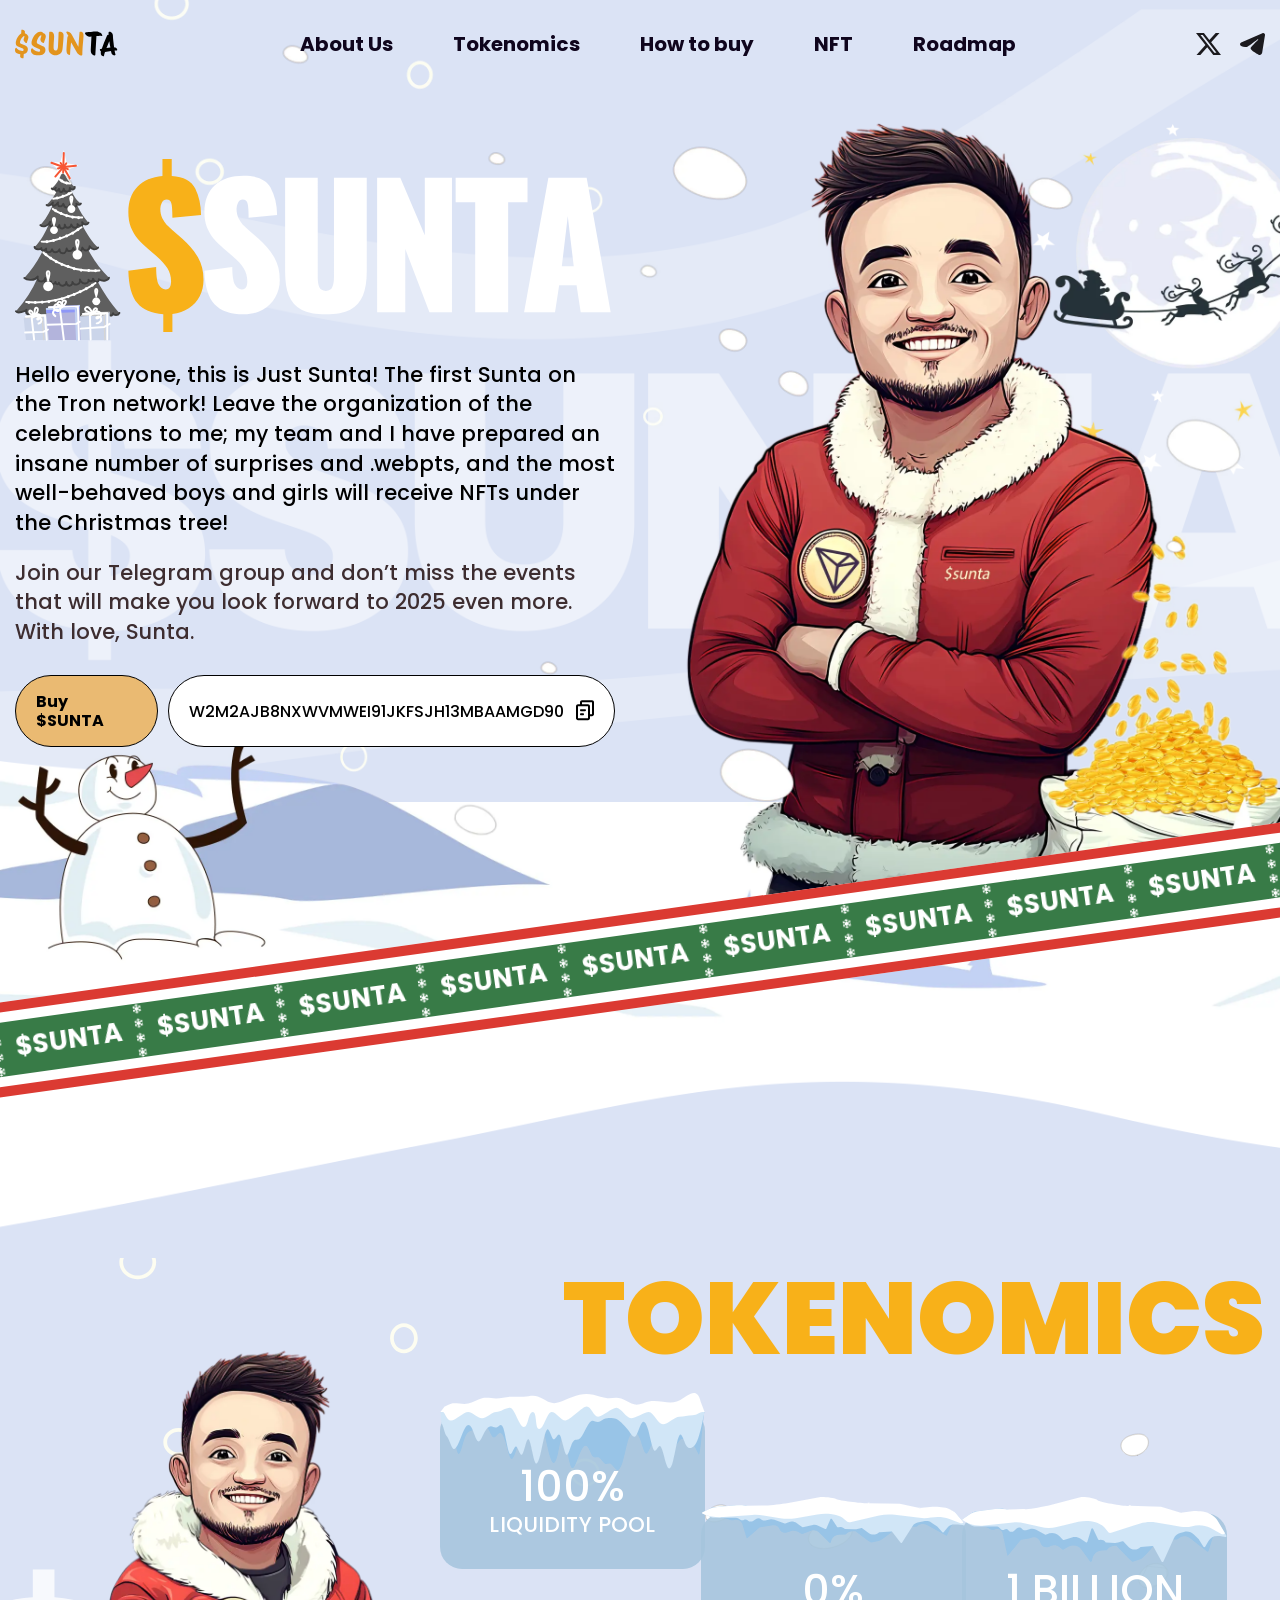
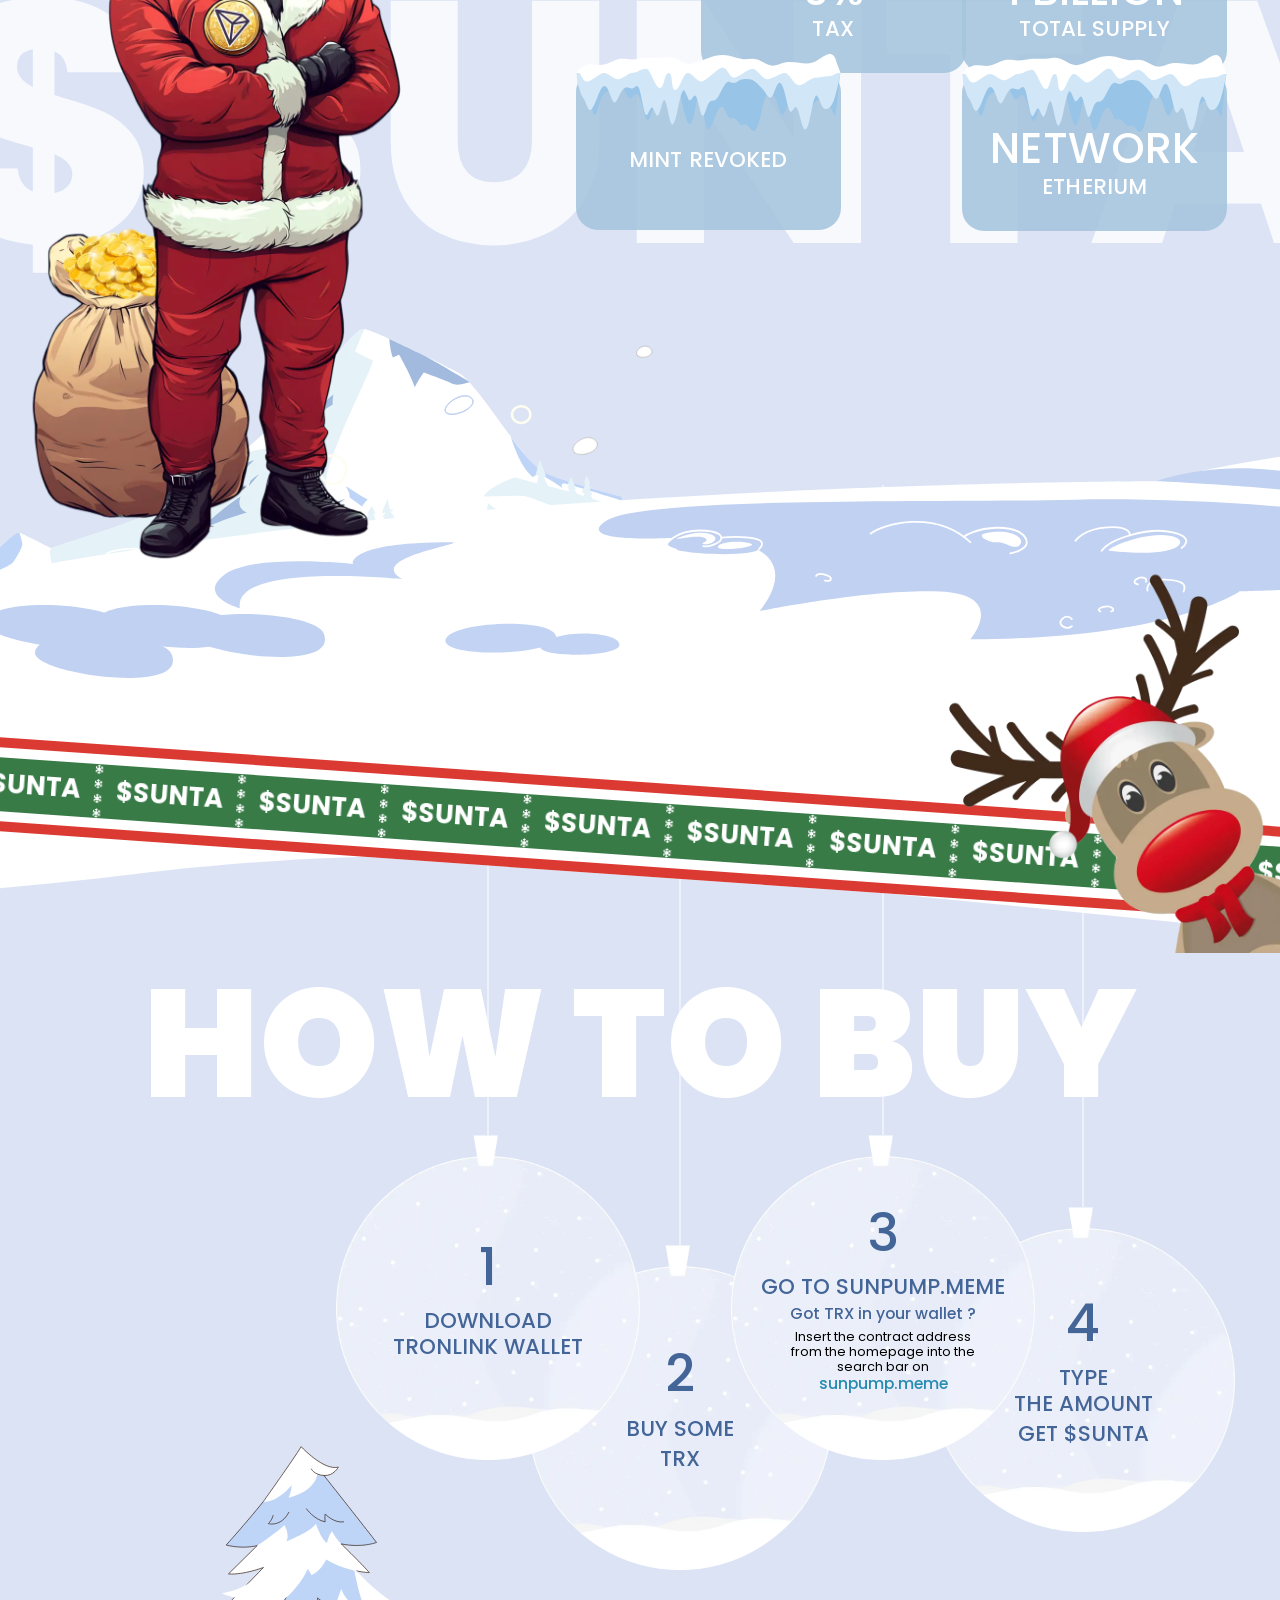
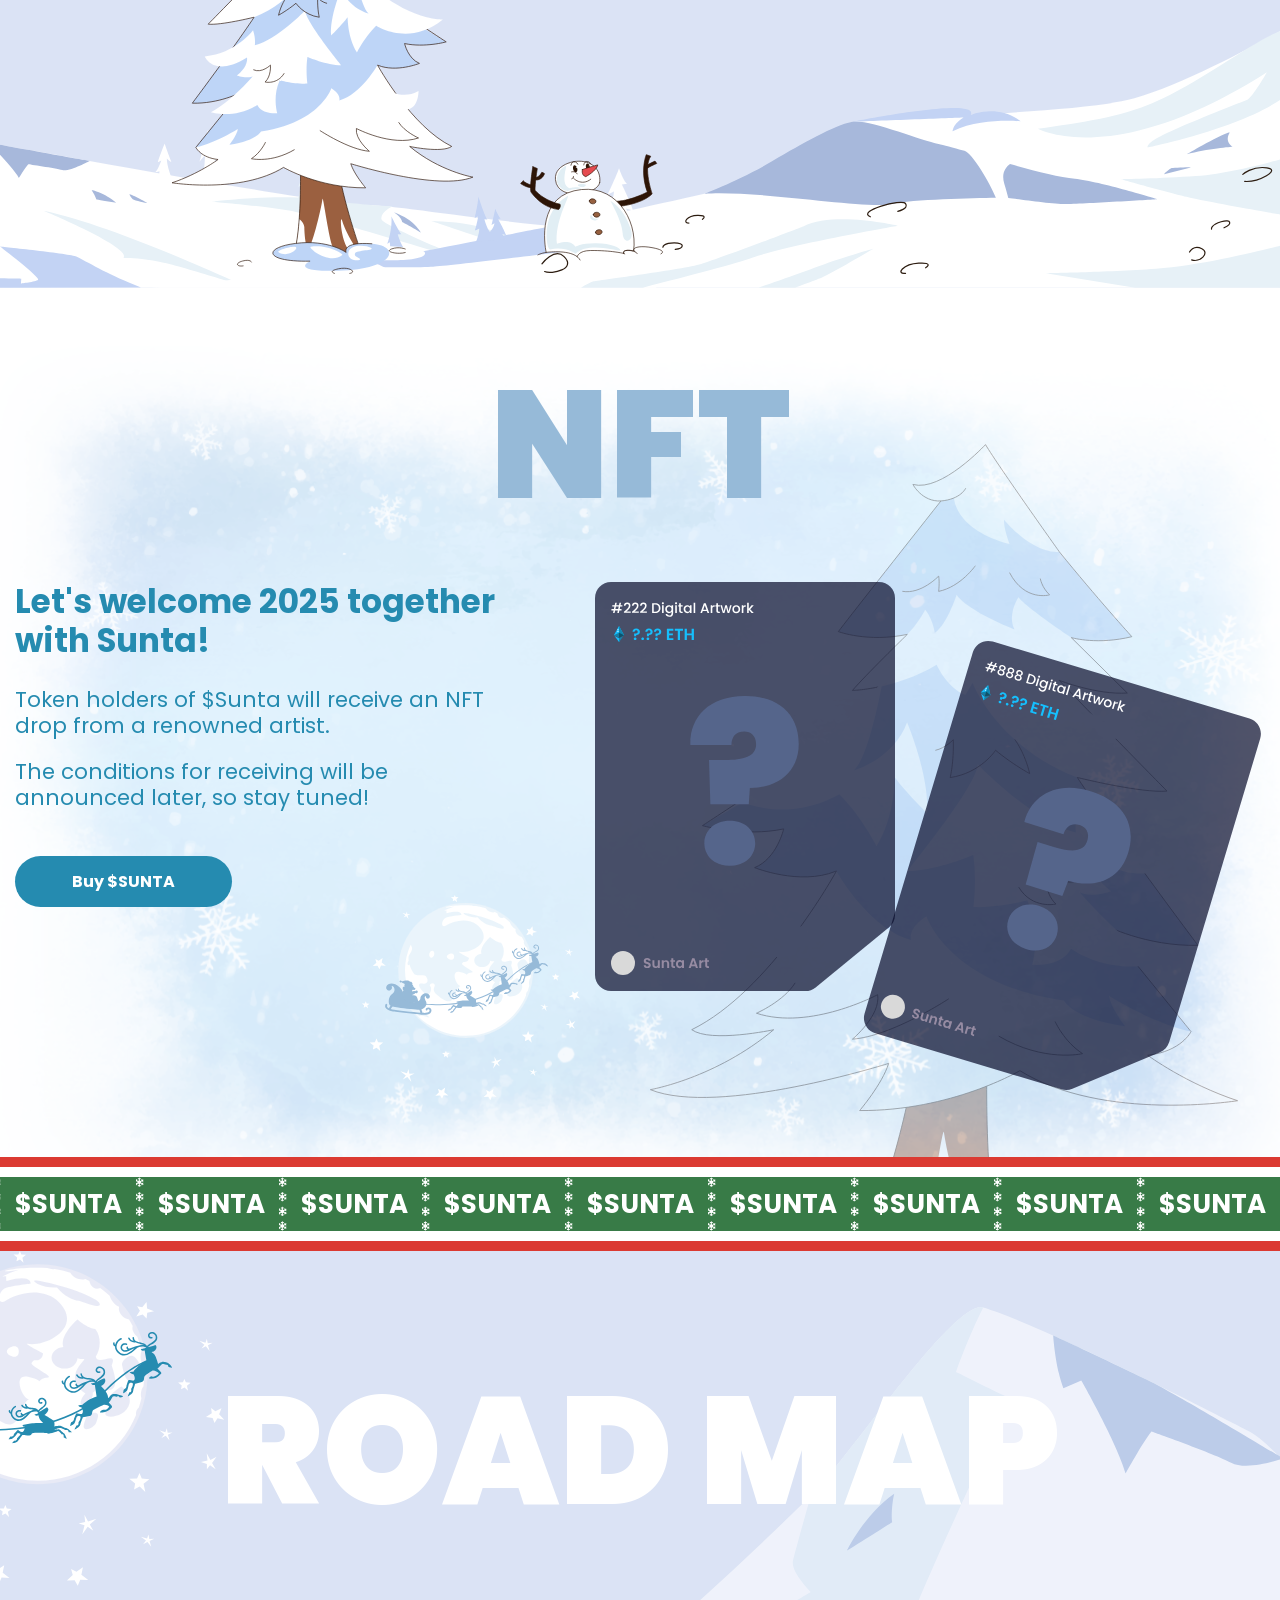
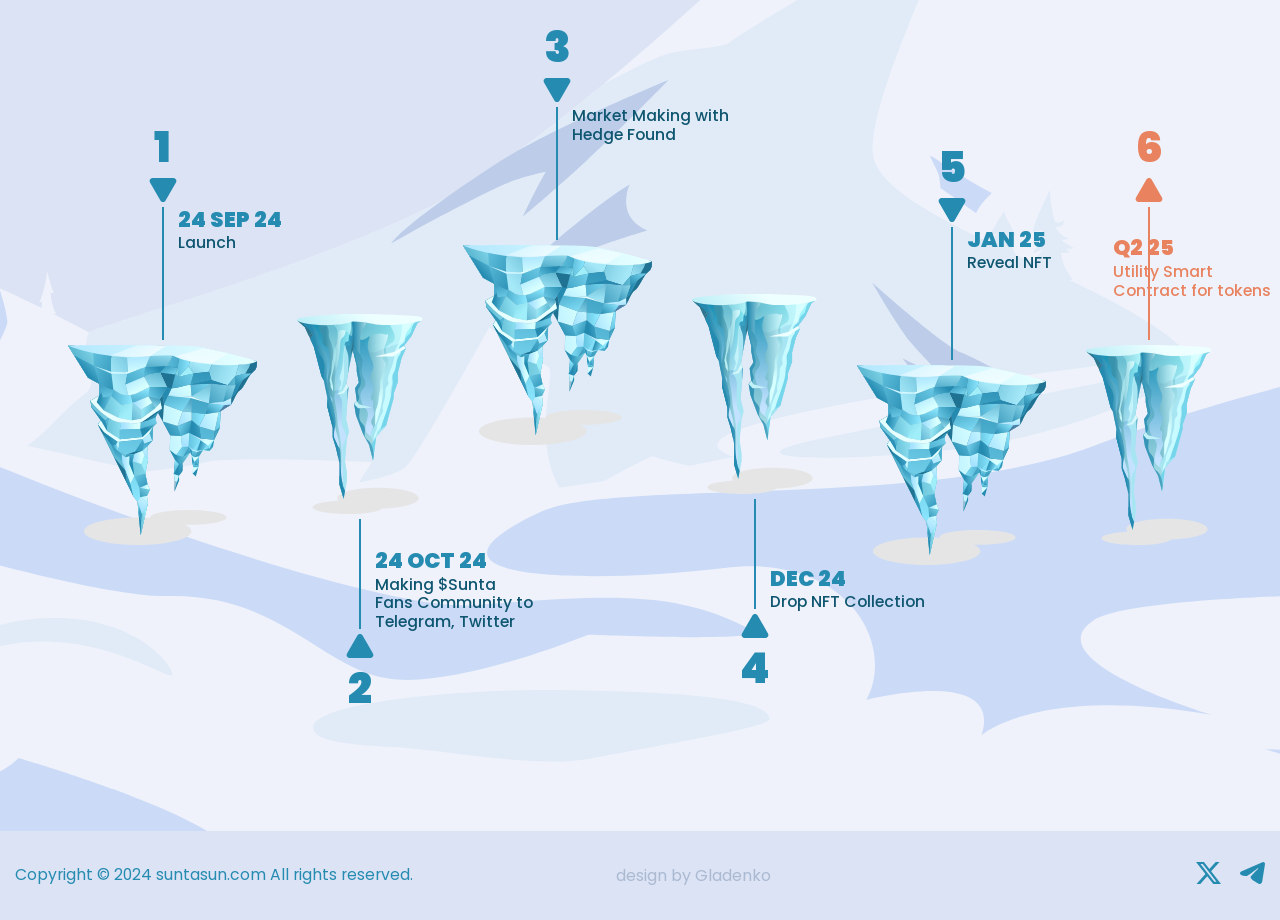
<file: sunta/index.html>
<!DOCTYPE html>
<html lang="en">

<head>
	<title>The first Sunta on the Tron network</title>
	<meta charset="UTF-8">
	<meta name="format-detection" content="telephone=no">
  <meta property="og:title" content="'Hello everyone, this is Just Sunta! The first Sunta on the Tron network!">
     <meta property="og:site_name" content="Meme coin it's here.">
     <meta property="og:description" content="">
     <meta property="og:image" content="/asunta.png">
	<!-- <style>body{opacity: 0;}</style> -->
	<link rel="stylesheet" href="css/style.min.css?_v=20240914004827">
	<link rel="shortcut icon" href="favicon.ico">
	<!-- <meta name="robots" content="noindex, nofollow"> -->
	<meta name="viewport" content="width=device-width, initial-scale=1.0">
</head>

<body>
	<div class="wrapper">
		<header class="header">
			<div class="header__container">
				<a href="/" class="header__logo logo"><img src="img/logo.svg" alt="$SUNTA"></a>
				<div class="header__menu menu">
					<nav class="menu__body">
						<ul class="menu__list">
							<li class="menu__item"><a href="#" class="menu__link" data-goto=".hero__content">About Us</a></li>
							<li class="menu__item"><a href="#" class="menu__link" data-goto=".tokenomics">Tokenomics</a></li>
							<li class="menu__item"><a href="#" class="menu__link" data-goto=".how">How to buy</a></li>
							<li class="menu__item"><a href="#" class="menu__link" data-goto=".nft">NFT</a></li>
							<li class="menu__item"><a href="#" class="menu__link" data-goto=".roadmap">Roadmap</a></li>
						</ul>
					</nav>
				</div>
				<div class="header__social social">
					<a href="https://x.com/Suntasuntrx" class="social__link" target="_blank">
						<img src="img/icons/x.svg" alt="Image">
					</a>
					<a href="https://t.me/Suntasuntrx" class="social__link" target="_blank">
						<img src="img/icons/tg.svg" alt="$Sunta">
					</a>
					<button type="button" class="menu__icon icon-menu"><span></span></button>
				</div>
			</div>
		</header>

		<main class="page">
			<section class="hero" data-prlx-parent>
				<div class="hero__container">
					<div class="hero__content">
						<h1 class="hero__title wow animate__fadeInLeft"><img src="img/meme-coin.svg" alt="$SUNTA"></h1>
						<div class="hero__text wow animate__bounceInLeft">
							<p>
								Hello everyone, this is Just Sunta! The first Sunta on the Tron network! Leave the
								organization
								of the celebrations to me; my team and I have prepared an insane number of surprises and
								.webpts,
								and the most well-behaved boys and girls will receive NFTs under the Christmas tree!
							</p>
							<p>
								Join our Telegram group and don’t miss the events that will make you look forward to 2025
								even
								more. With love, Sunta.
							</p>
						</div>
						<div class="hero__action wow animate__headShake animate__delay-2s">
							<a href="" class="hero__btn">Buy $SUNTA</a>
							<button class="hero__btn copy-btn" type="button" data-tippy-content="Copy" data-clipboard-text="W2M2AJB8NXWVMWEI91JKFSJH13MBAAMGD90">
								<span>W2M2AJB8NXWVMWEI91JKFSJH13MBAAMGD90</span>
								<img src="img/icons/copy.svg" width="18" height="22" alt="copy">
							</button>
						</div>
					</div>
				</div>
				<div class="hero__marquez items-wrap">
					<div class="items marquee">
						<div class="item" data-prlx>$SUNTA</div>
						<div class="item" data-prlx>$SUNTA</div>
						<div class="item" data-prlx>$SUNTA</div>
						<div class="item" data-prlx>$SUNTA</div>
						<div class="item" data-prlx>$SUNTA</div>
						<div class="item" data-prlx>$SUNTA</div>
						<div class="item" data-prlx>$SUNTA</div>
						<div class="item" data-prlx>$SUNTA</div>
						<div class="item" data-prlx>$SUNTA</div>
						<div class="item" data-prlx>$SUNTA</div>
						<div class="item" data-prlx>$SUNTA</div>
						<div class="item" data-prlx>$SUNTA</div>
						<div class="item" data-prlx>$SUNTA</div>
						<div class="item" data-prlx>$SUNTA</div>
						<div class="item" data-prlx>$SUNTA</div>
						<div class="item" data-prlx>$SUNTA</div>
						<div class="item" data-prlx>$SUNTA</div>
						<div class="item" data-prlx>$SUNTA</div>
					</div>
				</div>
			</section>
			<section class="tokenomics" data-prlx-parent>
				<div class="tokenomics__meme">
					$Sunta
				</div>
				<img class="tokenomics__dec" src="img/olen.webp" alt="Image">
				<div class="tokenomics__container">
					<h2 class="tokenomics__title">
						Tokenomics
					</h2>
					<div class="tokenomics__content">
						<div class="tokenomics__img">
							<img src="img/tokenomic-img.webp" alt="Image">
						</div>
						<div class="tokenomics__info">
							<div class="info-tokenomics">
								<div class="info-tokenomics-item info-tokenomics-item_01 wow animate__flipInY animate__delay-1s">
									<strong>100%</strong>
									<small>liquidity pool</small>
								</div>
								<div class="info-tokenomics-item info-tokenomics-item_02 wow animate__flipInY animate__delay-2s">
									<strong>0%</strong>
									<small>tax</small>
								</div>
								<div class="info-tokenomics-item info-tokenomics-item_03 wow animate__flipInY animate__delay-3s">
									<strong>1 Billion</strong>
									<small>total supply</small>
								</div>
								<div class="info-tokenomics-item info-tokenomics-item_04 wow animate__flipInY animate__delay-4s">
									<small>mint revoked</small>
								</div>
								<div class="info-tokenomics-item info-tokenomics-item_05 wow animate__flipInY animate__delay-5s">
									<strong>network</strong>
									<small>Etherium</small>
								</div>
							</div>
						</div>
					</div>
				</div>
				<div class="tokenomics__marquez items-wrap">
					<div class="items marquee">
						<div class="item" data-prlx>$SUNTA</div>
						<div class="item" data-prlx>$SUNTA</div>
						<div class="item" data-prlx>$SUNTA</div>
						<div class="item" data-prlx>$SUNTA</div>
						<div class="item" data-prlx>$SUNTA</div>
						<div class="item" data-prlx>$SUNTA</div>
						<div class="item" data-prlx>$SUNTA</div>
						<div class="item" data-prlx>$SUNTA</div>
						<div class="item" data-prlx>$SUNTA</div>
						<div class="item" data-prlx>$SUNTA</div>
						<div class="item" data-prlx>$SUNTA</div>
						<div class="item" data-prlx>$SUNTA</div>
						<div class="item" data-prlx>$SUNTA</div>
						<div class="item" data-prlx>$SUNTA</div>
						<div class="item" data-prlx>$SUNTA</div>
						<div class="item" data-prlx>$SUNTA</div>
						<div class="item" data-prlx>$SUNTA</div>
						<div class="item" data-prlx>$SUNTA</div>
					</div>
				</div>
			</section>
			<section class="how">
				<img src="img/how-bg.svg" alt="Image" class="how__img">
				<div class="how__container">
					<h2 class="how__title title">How to buy</h2>
					<div class="how__items">
						<div class="item-how item-how_01 wow animate__bounceInDown animate__delay-1s">
							<strong>1</strong>
							<small>Download <br>
								tronlink wallet</small>
						</div>
						<div class="item-how item-how_02 wow animate__bounceInDown animate__delay-2s">
							<strong>2</strong>
							<div class="item-how__block">
								<small>Buy some</small>
								<small>TRX</small>
							</div>

						</div>
						<div class="item-how item-how_03 wow animate__bounceInDown animate__delay-3s">
							<strong>3</strong>
							<div class="item-how__block">
								<small>Go TO SUNPUMP.MEME</small>
								<div class="text-small">Got TRX in your wallet ?</div>
								<div class="text-smaller">Insert the contract address from the homepage into the search bar
									on
									<div class="text-small"><a href="https://sunpump.meme">sunpump.meme</a> </div>
								</div>
							</div>

						</div>
						<div class="item-how item-how_04 wow animate__bounceInDown animate__delay-4s">
							<strong>4</strong>
							<div class="item-how__block">
								<small>Type <p>the amount</p></small>
								<small>Get $Sunta</small>
							</div>
						</div>
					</div>
				</div>
			</section>
			<section class="nft" data-prlx-parent>
				<div class="nft__container">
					<h2 class="title nft__title">nft</h2>
					<div class="nft__inner">
						<div class="nft__content wow animate__fadeInLeft">
							<strong>Let's welcome 2025 together with Sunta!</strong>
							<div class="nft__text">
								<p>
									Token holders of $Sunta will receive an NFT drop from a renowned artist.
								</p>
								<p>
									The conditions for receiving will be announced later, so stay tuned!
								</p>
							</div>
							<a href="" class="nft__btn">Buy $SUNTA</a>
						</div>
						<div class="nft__img wow animate__rotateInUpLeft animate__delay-2s">
							<img class="ibg" src="img/nft-img.svg" alt="Image">
						</div>
					</div>
				</div>
				<div class="nft__marquez items-wrap">
					<div class="items marquee">
						<div class="item" data-prlx>$SUNTA</div>
						<div class="item" data-prlx>$SUNTA</div>
						<div class="item" data-prlx>$SUNTA</div>
						<div class="item" data-prlx>$SUNTA</div>
						<div class="item" data-prlx>$SUNTA</div>
						<div class="item" data-prlx>$SUNTA</div>
						<div class="item" data-prlx>$SUNTA</div>
						<div class="item" data-prlx>$SUNTA</div>
						<div class="item" data-prlx>$SUNTA</div>
						<div class="item" data-prlx>$SUNTA</div>
						<div class="item" data-prlx>$SUNTA</div>
						<div class="item" data-prlx>$SUNTA</div>
						<div class="item" data-prlx>$SUNTA</div>
						<div class="item" data-prlx>$SUNTA</div>
						<div class="item" data-prlx>$SUNTA</div>
						<div class="item" data-prlx>$SUNTA</div>
						<div class="item" data-prlx>$SUNTA</div>
						<div class="item" data-prlx>$SUNTA</div>
					</div>
				</div>
			</section>
			<section class="roadmap">
				<div class="roadmap__container">
					<h2 class="roadmap__title title">
						Road map
					</h2>
					<div class="roadmap__items">
						<div class="item-road item-road_01">
							<div class="item-road__info">
								<strong>24 sep 24</strong>
								<small>Launch</small>
							</div>
							<img class="item-road__img" src="img/road-1.svg" alt="Image">
							<div class="item-road__line"></div>
							<img class="item-road__poly" src="img/road-poly.svg" width="28" height="24" alt="Image">
							<div class="item-road__num">1</div>
						</div>
						<div class="item-road item-road_02">
							<div class="item-road__info">
								<strong>24 oct 24</strong>
								<small>Making $Sunta <br> Fans Community to Telegram, Twitter</small>
							</div>
							<img class="item-road__img" src="img/road-2.svg" alt="Image">
							<div class="item-road__line"></div>
							<img class="item-road__poly" src="img/road-poly.svg" width="28" height="24" alt="Image">
							<div class="item-road__num">2</div>
						</div>
						<div class="item-road item-road_03">
							<div class="item-road__info">
								<small>Market Making with Hedge Found </small>
							</div>
							<img class="item-road__img" src="img/road-1.svg" alt="Image">
							<div class="item-road__line"></div>
							<img class="item-road__poly" src="img/road-poly.svg" width="28" height="24" alt="Image">
							<div class="item-road__num">3</div>
						</div>
						<div class="item-road item-road_04">
							<div class="item-road__info">
								<strong>dec 24</strong>
								<small>Drop NFT Collection </small>
							</div>
							<img class="item-road__img" src="img/road-2.svg" alt="Image">
							<div class="item-road__line"></div>
							<img class="item-road__poly" src="img/road-poly.svg" width="28" height="24" alt="Image">
							<div class="item-road__num">4</div>
						</div>
						<div class="item-road item-road_05">
							<div class="item-road__info">
								<strong>jan 25</strong>
								<small>Reveal NFT</small>
							</div>
							<img class="item-road__img" src="img/road-1.svg" alt="Image">
							<div class="item-road__line"></div>
							<img class="item-road__poly" src="img/road-poly.svg" width="28" height="24" alt="Image">
							<div class="item-road__num">5</div>
						</div>
						<div class="item-road item-road_06">
							<div class="item-road__info">
								<strong>Q2 25</strong>
								<small>Utility Smart <br> Contract for tokens</small>
							</div>
							<img class="item-road__img" src="img/road-2.svg" alt="Image">
							<div class="item-road__line"></div>
							<img class="item-road__poly" src="img/road-poly_red.svg" width="28" height="24" alt="Image">
							<div class="item-road__num">6</div>
						</div>
					</div>
				</div>
			</section>
		</main>
		<footer class="footer">
			<div class="footer__container">
				<div class="footer__copy">
					<span>Copyright © 2024 suntasun.com</span> <span>All rights reserved.</span> 
				</div><span><a href="https://t.me/Gladenko" style="color:#ABB9D1" target="_blank"> design by Gladenko</span>
				<div class="footer__social social">
					<a href="https://x.com/Suntasuntrx" class="social__link"  target="_blank">
						<svg width="25" height="22" viewBox="0 0 25 22" fill="none" xmlns="http://www.w3.org/2000/svg">
							<path d="M19.689 0H23.5225L15.1474 9.31898L25 22H17.2855L11.2432 14.309L4.32949 22H0.493673L9.45163 12.0323L0 0H7.91035L13.372 7.02985L19.689 0ZM18.3435 19.7662H20.4677L6.75613 2.11651H4.47666L18.3435 19.7662Z" fill="#258BB0" />
						</svg>
					</a>
					<a href="https://t.me/Suntasuntrx" class="social__link"  target="_blank">
						<svg width="25" height="22" viewBox="0 0 25 22" fill="none" xmlns="http://www.w3.org/2000/svg">
							<path fill-rule="evenodd" clip-rule="evenodd" d="M22.4104 0.150509C22.7178 0.0172413 23.0542 -0.0287218 23.3847 0.0174031C23.7152 0.0635279 24.0276 0.200055 24.2895 0.412773C24.5514 0.625492 24.7531 0.906625 24.8737 1.22691C24.9943 1.5472 25.0294 1.89493 24.9753 2.23391L22.1542 19.8608C21.8805 21.5611 20.0695 22.5362 18.5557 21.6893C17.2895 20.9807 15.4088 19.889 13.7171 18.75C12.8713 18.1798 10.2803 16.3539 10.5988 15.0547C10.8724 13.9438 15.2259 9.76928 17.7136 7.28739C18.6901 6.31231 18.2448 5.74982 17.0917 6.64673C14.2283 8.87364 9.63104 12.2601 8.11105 13.2134C6.77017 14.054 6.07112 14.1975 5.23525 14.054C3.71028 13.7926 2.29602 13.3877 1.14172 12.8944C-0.418075 12.2281 -0.3422 10.0191 1.14048 9.37592L22.4104 0.150509Z" fill="#258BB0" />
						</svg>

					</a>
				</div>
			</div>
		</footer>

	</div>
	<script src="js/app.min.js?_v=20240914004827"></script>
</body>

</html>
</file>
<file: sunta/css/style.min.css>
@charset "UTF-8";@import url('https://fonts.googleapis.com/css2?family=Poppins:ital,wght@0,100; 0,200;0,300;0,400;0,500;0,600;0,700;0,800;0,900;1,100;1,200;1,300;1,400;1,500;1,600;1,700;1,800;1,900&display=swap');:root {
	--font-primary: "Poppins";
	--primary: #000;
	--white: #fff;
	--secondary: #436597;
	--third: #258BB0;
	--red: #E9825F;
	--accent: #F8B119;
	--bg-body: #DBE3F5
}
* {
	padding: 0;
	margin: 0;
	border: 0
}
*,*::after,*::before {
	box-sizing: border-box
}
*::after,*::before {
	display: inline-block
}
body,html {
	height: 100%;
	min-width: 360px
}
body {
	color: var(--primary);
	line-height: 1.2;
	font-family: var(--font-primary),sans-serif;
	font-size: 1rem;
	-ms-text-size-adjust: 100%;
	-moz-text-size-adjust: 100%;
	-webkit-text-size-adjust: 100%;
	-webkit-font-smoothing: antialiased;
	-moz-osx-font-smoothing: grayscale
}
button,input,textarea {
	font-family: var(--font-primary),sans-serif;
	font-size: inherit;
	line-height: inherit;
	color: inherit;
	background-color: transparent
}
input,textarea {
	width: 100%
}
label {
	display: inline-block
}
button,option,select {
	cursor: pointer
}
a {
	display: inline-block;
	color: inherit;
	text-decoration: none
}
ul li {
	list-style: none
}
img {
	vertical-align: top;
	display: block;
	max-width: 100%;
	height: auto
}
h1,h2,h3,h4,h5,h6 {
	font-weight: inherit;
	font-size: inherit
}
.lock body {
	overflow: hidden;
	touch-action: none;
	-ms-scroll-chaining: none;
	overscroll-behavior: none
}
.wrapper {
	background-color: var(--bg-body);
	min-height: 100%;
	display: flex;
	flex-direction: column;
	overflow: hidden
}
@supports (overflow:clip) {.wrapper {
	overflow: clip
}

}
.wrapper > main {
flex: 1 1 auto
}
.wrapper > * {
min-width: 0
}
[class*=__container] {
max-width: 89.375rem;
margin: 0 auto;
padding: 0 .9375rem
}
.menu__list {
display: flex
}
.menu__link {
font-weight: 700;
color: #0f051d;
font-size: 1.25rem;
transition: color .3s ease-in-out
}
.icon-menu {
display: none
}
[class*=-ibg] {
position: relative
}
[class*=-ibg] img {
position: absolute;
width: 100%;
height: 100%;
top: 0;
left: 0;
-o-object-fit: cover;
object-fit: cover
}
[class*=-ibg--contain] img {
-o-object-fit: contain;
object-fit: contain
}
.ibg {
width: 100%;
height: 100%;
-o-object-fit: cover;
object-fit: cover
}
.ibg--top {
-o-object-position: top;
object-position: top
}
.ibg--bottom {
-o-object-position: bottom;
object-position: bottom
}
.ibg--left {
-o-object-position: left;
object-position: left
}
.ibg--right {
-o-object-position: right;
object-position: right
}
.ibg--contain {
-o-object-fit: contain;
object-fit: contain
}
.copy-btn span {
white-space: nowrap;
overflow: hidden;
text-overflow: ellipsis;
max-width: 100%
}
.items-wrap {
position: relative;
display: flex;
overflow: hidden;
-webkit-user-select: none;
-ms-user-select: none;
user-select: none;
background-color: var(--white);
align-items: center;
padding: .625rem 0;
border-top: .625rem solid #db3a32;
border-bottom: .625rem solid #db3a32
}
.items {
display: flex;
align-items: center;
min-width: 100%;
background-color: #387b47
}
.items:last-child {
margin-right: -.0625rem
}
.item {
height: 100%;
display: flex;
flex: 1 1 auto;
justify-content: center;
align-items: center;
color: var(--white);
font-weight: 700;
text-transform: uppercase;
padding-left: 1.375rem;
padding-right: .875rem;
position: relative
}
.item::before {
content: "";
position: absolute;
width: .5rem;
height: 100%;
top: 0;
left: 0;
background: url(../img/snow-dec.svg) no-repeat top/cover
}
.header {
position: absolute;
width: 100%;
top: 0;
left: 0;
z-index: 4
}
.header__container {
display: flex;
justify-content: space-between;
align-items: center
}
.header__logo {
position: relative;
z-index: 5;
flex: 0 0 6.5625rem
}
.social {
position: relative;
z-index: 4;
display: flex;
align-items: center
}
.social__link {
flex: 0 0 1.5625rem
}
.footer__container {
display: flex;
gap: 1.25rem;
justify-content: space-between;
align-items: center
}
.footer__copy {
color: var(--third)
}
.hero {
position: relative;
background: url(../img/hero-bg.webp) no-repeat top/cover
}
.hero__marquez {
position: absolute;
width: 120%;
bottom: 20%;
left: 50%;
translate: -50% 0;
rotate: -8deg;
z-index: 2
}
.hero__text {
font-weight: 500;
line-height: 140%
}
.hero__text p:last-child {
color: #3d2d30
}
.hero__text p + p {
margin-top: 1.25rem
}
.hero__action {
display: flex;
gap: .625rem
}
.hero__btn {
padding: 1rem 1.25rem;
border-radius: 6.25rem;
border: .0625rem solid var(--primary);
transition: background-color .3s ease-in-out
}
.hero__btn:first-child {
background-color: #eaba72;
font-weight: 700
}
.hero__btn:last-child {
background-color: var(--white);
flex: 1 1 auto;
font-weight: 500
}
.copy-btn {
align-items: center;
display: flex;
justify-content: space-between;
gap: .625rem
}
.tokenomics {
z-index: 3;
overflow: hidden;
position: relative;
background: url(../img/tokenomics-bg.svg) no-repeat top/cover
}
.tokenomics__marquez {
position: absolute;
width: 120%;
bottom: 6%;
left: 50%;
translate: -50% 0;
rotate: 4deg;
z-index: 2
}
.tokenomics__meme {
position: absolute;
left: 50%;
top: 20%;
translate: -50% 0;
color: var(--white);
opacity: .8;
font-weight: 800;
text-transform: uppercase
}
.tokenomics__dec {
position: absolute;
width: 100%;
bottom: 0;
right: 0;
z-index: 3
}
.tokenomics__container {
position: relative;
z-index: 2
}
.tokenomics__title {
text-align: right;
font-weight: 900;
text-transform: uppercase;
color: var(--accent);
margin-bottom: 1.875rem
}
.tokenomics__content {
display: flex
}
.tokenomics__info {
flex: 0 0 66%;
position: relative
}
.info-tokenomics-item {
position: relative;
background-color: rgba(166,197,221,.88);
border-radius: 1.375rem;
display: flex;
align-items: center;
justify-content: center;
flex-direction: column;
text-transform: uppercase;
color: var(--white);
letter-spacing: .01em;
padding-top: 1.25rem
}
.info-tokenomics-item strong {
font-weight: 500
}
.info-tokenomics-item small {
font-weight: 500
}
.info-tokenomics-item::before {
content: "";
position: absolute;
width: 100%;
top: -10%;
left: 0
}
.info-tokenomics-item_01::before {
height: 4.9375rem;
background: url(../img/ice-01.svg) no-repeat top/contain
}
.info-tokenomics-item_02 {
left: 31.6017316017%;
top: 13.7209302326%
}
.info-tokenomics-item_02::before {
height: 3.125rem;
background: url(../img/ice-02.svg) no-repeat top/contain
}
.info-tokenomics-item_03 {
left: 63.3116883117%;
top: 13.7209302326%
}
.info-tokenomics-item_03::before {
height: 4.1875rem;
background: url(../img/ice-03.svg) no-repeat top/contain
}
.info-tokenomics-item_04 {
left: 16.4502164502%;
top: 34.3023255814%
}
.info-tokenomics-item_04::before {
height: 4.9375rem;
background: url(../img/ice-01.svg) no-repeat top/contain
}
.info-tokenomics-item_05 {
left: 63.3116883117%;
top: 34.5348837209%
}
.info-tokenomics-item_05::before {
height: 4.9375rem;
background: url(../img/ice-01.svg) no-repeat top/contain
}
@-webkit-keyframes appearMoveAndReturn {0% {
opacity: 0;
-webkit-transform: translateY(100%);
transform: translateY(100%)
}
20% {
opacity: 1;
-webkit-transform: translateY(0);
transform: translateY(0)
}
40% {
-webkit-transform: translateY(0);
transform: translateY(0)
}
60% {
-webkit-transform: translateY(100%);
transform: translateY(100%)
}
100% {
opacity: 1;
-webkit-transform: translateY(100%);
transform: translateY(100%)
}

}
@keyframes appearMoveAndReturn {0% {
opacity: 0;
-webkit-transform: translateY(100%);
transform: translateY(100%)
}
20% {
opacity: 1;
-webkit-transform: translateY(0);
transform: translateY(0)
}
40% {
-webkit-transform: translateY(0);
transform: translateY(0)
}
60% {
-webkit-transform: translateY(100%);
transform: translateY(100%)
}
100% {
opacity: 1;
-webkit-transform: translateY(100%);
transform: translateY(100%)
}

}
.tokenomics__dec {
-webkit-animation: appearMoveAndReturn 10s cubic-bezier(.4,0,.2,1) infinite;
animation: appearMoveAndReturn 10s cubic-bezier(.4,0,.2,1) infinite
}
.how {
position: relative
}
.how__img {
position: absolute;
width: 100%;
bottom: 0;
left: 0;
-o-object-fit: cover;
object-fit: cover
}
.how__container {
position: relative;
z-index: 2
}
.how__title {
position: relative;
z-index: 3;
color: var(--white)
}
.how__items {
position: relative
}
.title {
font-weight: 900;
text-transform: uppercase;
text-align: center
}
.item-how {
position: absolute;
color: var(--secondary);
text-align: center;
display: flex;
align-items: center;
justify-content: center;
flex-direction: column;
gap: .625rem;
background: url(../img/ball.webp) no-repeat bottom/cover
}
.item-how::before {
content: "";
position: absolute;
width: .0625rem;
height: 200%;
bottom: 100%;
left: 50%;
translate: -50% 0;
background-color: var(--white)
}
.item-how strong {
font-weight: 500
}
.item-how small {
text-transform: uppercase;
font-weight: 500
}
.item-how_01 {
left: 25.7142857143%;
z-index: 3
}
.item-how_02 {
top: 6.875rem;
left: 41%;
z-index: 2
}
.item-how_03 {
left: 57.2857142857%;
z-index: 3
}
.item-how_04 {
top: 4.5rem;
left: 73.2857142857%;
z-index: 2
}
.item-how__block {
display: flex;
align-items: center;
justify-content: center;
flex-direction: column;
gap: .3125rem
}
.text-small {
font-weight: 500
}
.text-smaller {
max-width: 12.5rem;
margin: 0 auto;
color: var(--primary);
font-size: .80rem
}
.text-smaller a {
color: var(--third);
display: block
}
.nft {
background: url(../img/nft-bg.svg) no-repeat center/cover;
position: relative
}
.nft__marquez {
position: absolute;
width: 100%;
bottom: 0;
left: 50%;
translate: -50% 0
}
.nft__inner {
display: flex;
gap: 1.25rem;
justify-content: space-between
}
.nft__title {
color: #96bad8
}
.nft__content {
flex: 0 0 40%;
display: grid;
color: var(--third);
align-content: start
}
.nft__text p + p {
margin-top: 1.25rem
}
.nft__btn {
padding: 1rem 1.25rem;
border-radius: 6.25rem;
color: var(--white);
background-color: var(--third);
transition: background-color .3s ease-in-out;
justify-self: start;
text-align: center;
min-width: 13.5625rem;
font-weight: 700
}
.roadmap {
background: url(../img/roadmap-bg.svg) no-repeat top/cover
}
.roadmap__title {
color: var(--white)
}
.roadmap__items {
display: flex
}
.item-road {
position: relative;
display: flex;
gap: .3125rem;
align-items: center
}
.item-road:nth-child(odd) .item-road__img {
-webkit-animation: sway 3s ease-in-out infinite;
animation: sway 3s ease-in-out infinite
}
.item-road:nth-child(even) .item-road__line {
height: 6.875rem
}
.item-road:nth-child(even) .item-road__img {
-webkit-animation: sway 5s ease-in-out infinite;
animation: sway 5s ease-in-out infinite
}
.item-road:last-child .item-road__info small,.item-road:last-child .item-road__info strong {
color: var(--red)
}
.item-road:last-child .item-road__line {
height: 8.3125rem;
background-color: var(--red)
}
.item-road:last-child .item-road__num {
color: var(--red)
}
.item-road__info {
display: grid;
gap: .125rem
}
.item-road__info strong {
text-transform: uppercase;
color: var(--third);
font-weight: 900
}
.item-road__info small {
color: #0f5670;
font-weight: 500
}
.item-road__img {
height: 12.5rem
}
.item-road__line {
width: .125rem;
background-color: var(--third);
height: 8.3125rem
}
.item-road__num {
font-weight: 900;
color: var(--third)
}
@-webkit-keyframes sway {0% {
-webkit-transform: translateY(0);
transform: translateY(0)
}
50% {
-webkit-transform: translateY(-10px);
transform: translateY(-10px)
}
100% {
-webkit-transform: translateY(0);
transform: translateY(0)
}

}
@keyframes sway {0% {
-webkit-transform: translateY(0);
transform: translateY(0)
}
50% {
-webkit-transform: translateY(-10px);
transform: translateY(-10px)
}
100% {
-webkit-transform: translateY(0);
transform: translateY(0)
}

}
.tippy-box[data-animation=fade][data-state=hidden] {
opacity: 0
}
[data-tippy-root] {
max-width: calc(100vw - 10px)
}
.tippy-box {
position: relative;
background-color: #333;
color: #fff;
border-radius: 4px;
font-size: 14px;
line-height: 1.4;
outline: 0;
transition-property: visibility,opacity,-webkit-transform;
transition-property: transform,visibility,opacity;
transition-property: transform,visibility,opacity,-webkit-transform
}
.tippy-box[data-placement^=top] > .tippy-arrow {
bottom: 0
}
.tippy-box[data-placement^=top] > .tippy-arrow:before {
bottom: -7px;
left: 0;
border-width: 8px 8px 0;
border-top-color: initial;
-webkit-transform-origin: center top;
transform-origin: center top
}
.tippy-box[data-placement^=bottom] > .tippy-arrow {
top: 0
}
.tippy-box[data-placement^=bottom] > .tippy-arrow:before {
top: -7px;
left: 0;
border-width: 0 8px 8px;
border-bottom-color: initial;
-webkit-transform-origin: center bottom;
transform-origin: center bottom
}
.tippy-box[data-placement^=left] > .tippy-arrow {
right: 0
}
.tippy-box[data-placement^=left] > .tippy-arrow:before {
border-width: 8px 0 8px 8px;
border-left-color: initial;
right: -7px;
-webkit-transform-origin: center left;
transform-origin: center left
}
.tippy-box[data-placement^=right] > .tippy-arrow {
left: 0
}
.tippy-box[data-placement^=right] > .tippy-arrow:before {
left: -7px;
border-width: 8px 8px 8px 0;
border-right-color: initial;
-webkit-transform-origin: center right;
transform-origin: center right
}
.tippy-box[data-inertia][data-state=visible] {
transition-timing-function: cubic-bezier(.54,1.5,.38,1.11)
}
.tippy-arrow {
width: 16px;
height: 16px;
color: #333
}
.tippy-arrow:before {
content: "";
position: absolute;
border-color: transparent;
border-style: solid
}
.tippy-content {
position: relative;
padding: 5px 9px;
z-index: 1
}
/*!
* animate.css - https://animate.style/
* Version - 4.1.1
* Licensed under the MIT license - http://opensource.org/licenses/MIT
*
* Copyright (c) 2020 Animate.css
*/:root {
--animate-duration: 1s;
--animate-delay: 1s;
--animate-repeat: 1
}
.animate__animated {
-webkit-animation-duration: 1s;
animation-duration: 1s;
-webkit-animation-duration: var(--animate-duration);
animation-duration: var(--animate-duration);
-webkit-animation-fill-mode: both;
animation-fill-mode: both
}
.animate__animated.animate__infinite {
-webkit-animation-iteration-count: infinite;
animation-iteration-count: infinite
}
.animate__animated.animate__repeat-1 {
-webkit-animation-iteration-count: 1;
animation-iteration-count: 1;
-webkit-animation-iteration-count: var(--animate-repeat);
animation-iteration-count: var(--animate-repeat)
}
.animate__animated.animate__repeat-2 {
-webkit-animation-iteration-count: 2;
animation-iteration-count: 2;
-webkit-animation-iteration-count: calc(var(--animate-repeat) * 2);
animation-iteration-count: calc(var(--animate-repeat) * 2)
}
.animate__animated.animate__repeat-3 {
-webkit-animation-iteration-count: 3;
animation-iteration-count: 3;
-webkit-animation-iteration-count: calc(var(--animate-repeat) * 3);
animation-iteration-count: calc(var(--animate-repeat) * 3)
}
.animate__animated.animate__delay-1s {
-webkit-animation-delay: 1s;
animation-delay: 1s;
-webkit-animation-delay: var(--animate-delay);
animation-delay: var(--animate-delay)
}
.animate__animated.animate__delay-2s {
-webkit-animation-delay: 2s;
animation-delay: 2s;
-webkit-animation-delay: calc(var(--animate-delay) * 2);
animation-delay: calc(var(--animate-delay) * 2)
}
.animate__animated.animate__delay-3s {
-webkit-animation-delay: 3s;
animation-delay: 3s;
-webkit-animation-delay: calc(var(--animate-delay) * 3);
animation-delay: calc(var(--animate-delay) * 3)
}
.animate__animated.animate__delay-4s {
-webkit-animation-delay: 4s;
animation-delay: 4s;
-webkit-animation-delay: calc(var(--animate-delay) * 4);
animation-delay: calc(var(--animate-delay) * 4)
}
.animate__animated.animate__delay-5s {
-webkit-animation-delay: 5s;
animation-delay: 5s;
-webkit-animation-delay: calc(var(--animate-delay) * 5);
animation-delay: calc(var(--animate-delay) * 5)
}
.animate__animated.animate__faster {
-webkit-animation-duration: .5s;
animation-duration: .5s;
-webkit-animation-duration: calc(var(--animate-duration)/ 2);
animation-duration: calc(var(--animate-duration)/ 2)
}
.animate__animated.animate__fast {
-webkit-animation-duration: .8s;
animation-duration: .8s;
-webkit-animation-duration: calc(var(--animate-duration) * .8);
animation-duration: calc(var(--animate-duration) * .8)
}
.animate__animated.animate__slow {
-webkit-animation-duration: 2s;
animation-duration: 2s;
-webkit-animation-duration: calc(var(--animate-duration) * 2);
animation-duration: calc(var(--animate-duration) * 2)
}
.animate__animated.animate__slower {
-webkit-animation-duration: 3s;
animation-duration: 3s;
-webkit-animation-duration: calc(var(--animate-duration) * 3);
animation-duration: calc(var(--animate-duration) * 3)
}
@-webkit-keyframes bounce {20%,53%,from,to {
-webkit-animation-timing-function: cubic-bezier(.215,.61,.355,1);
animation-timing-function: cubic-bezier(.215,.61,.355,1);
-webkit-transform: translate3d(0,0,0);
transform: translate3d(0,0,0)
}
40%,43% {
-webkit-animation-timing-function: cubic-bezier(.755,.05,.855,.06);
animation-timing-function: cubic-bezier(.755,.05,.855,.06);
-webkit-transform: translate3d(0,-30px,0) scaleY(1.1);
transform: translate3d(0,-30px,0) scaleY(1.1)
}
70% {
-webkit-animation-timing-function: cubic-bezier(.755,.05,.855,.06);
animation-timing-function: cubic-bezier(.755,.05,.855,.06);
-webkit-transform: translate3d(0,-15px,0) scaleY(1.05);
transform: translate3d(0,-15px,0) scaleY(1.05)
}
80% {
transition-timing-function: cubic-bezier(.215,.61,.355,1);
-webkit-transform: translate3d(0,0,0) scaleY(.95);
transform: translate3d(0,0,0) scaleY(.95)
}
90% {
-webkit-transform: translate3d(0,-4px,0) scaleY(1.02);
transform: translate3d(0,-4px,0) scaleY(1.02)
}

}
@keyframes bounce {20%,53%,from,to {
-webkit-animation-timing-function: cubic-bezier(.215,.61,.355,1);
animation-timing-function: cubic-bezier(.215,.61,.355,1);
-webkit-transform: translate3d(0,0,0);
transform: translate3d(0,0,0)
}
40%,43% {
-webkit-animation-timing-function: cubic-bezier(.755,.05,.855,.06);
animation-timing-function: cubic-bezier(.755,.05,.855,.06);
-webkit-transform: translate3d(0,-30px,0) scaleY(1.1);
transform: translate3d(0,-30px,0) scaleY(1.1)
}
70% {
-webkit-animation-timing-function: cubic-bezier(.755,.05,.855,.06);
animation-timing-function: cubic-bezier(.755,.05,.855,.06);
-webkit-transform: translate3d(0,-15px,0) scaleY(1.05);
transform: translate3d(0,-15px,0) scaleY(1.05)
}
80% {
transition-timing-function: cubic-bezier(.215,.61,.355,1);
-webkit-transform: translate3d(0,0,0) scaleY(.95);
transform: translate3d(0,0,0) scaleY(.95)
}
90% {
-webkit-transform: translate3d(0,-4px,0) scaleY(1.02);
transform: translate3d(0,-4px,0) scaleY(1.02)
}

}
.animate__bounce {
-webkit-animation-name: bounce;
animation-name: bounce;
-webkit-transform-origin: center bottom;
transform-origin: center bottom
}
@-webkit-keyframes flash {50%,from,to {
opacity: 1
}
25%,75% {
opacity: 0
}

}
@keyframes flash {50%,from,to {
opacity: 1
}
25%,75% {
opacity: 0
}

}
.animate__flash {
-webkit-animation-name: flash;
animation-name: flash
}
@-webkit-keyframes pulse {from {
-webkit-transform: scale3d(1,1,1);
transform: scale3d(1,1,1)
}
50% {
-webkit-transform: scale3d(1.05,1.05,1.05);
transform: scale3d(1.05,1.05,1.05)
}
to {
-webkit-transform: scale3d(1,1,1);
transform: scale3d(1,1,1)
}

}
@keyframes pulse {from {
-webkit-transform: scale3d(1,1,1);
transform: scale3d(1,1,1)
}
50% {
-webkit-transform: scale3d(1.05,1.05,1.05);
transform: scale3d(1.05,1.05,1.05)
}
to {
-webkit-transform: scale3d(1,1,1);
transform: scale3d(1,1,1)
}

}
.animate__pulse {
-webkit-animation-name: pulse;
animation-name: pulse;
-webkit-animation-timing-function: ease-in-out;
animation-timing-function: ease-in-out
}
@-webkit-keyframes rubberBand {from {
-webkit-transform: scale3d(1,1,1);
transform: scale3d(1,1,1)
}
30% {
-webkit-transform: scale3d(1.25,.75,1);
transform: scale3d(1.25,.75,1)
}
40% {
-webkit-transform: scale3d(.75,1.25,1);
transform: scale3d(.75,1.25,1)
}
50% {
-webkit-transform: scale3d(1.15,.85,1);
transform: scale3d(1.15,.85,1)
}
65% {
-webkit-transform: scale3d(.95,1.05,1);
transform: scale3d(.95,1.05,1)
}
75% {
-webkit-transform: scale3d(1.05,.95,1);
transform: scale3d(1.05,.95,1)
}
to {
-webkit-transform: scale3d(1,1,1);
transform: scale3d(1,1,1)
}

}
@keyframes rubberBand {from {
-webkit-transform: scale3d(1,1,1);
transform: scale3d(1,1,1)
}
30% {
-webkit-transform: scale3d(1.25,.75,1);
transform: scale3d(1.25,.75,1)
}
40% {
-webkit-transform: scale3d(.75,1.25,1);
transform: scale3d(.75,1.25,1)
}
50% {
-webkit-transform: scale3d(1.15,.85,1);
transform: scale3d(1.15,.85,1)
}
65% {
-webkit-transform: scale3d(.95,1.05,1);
transform: scale3d(.95,1.05,1)
}
75% {
-webkit-transform: scale3d(1.05,.95,1);
transform: scale3d(1.05,.95,1)
}
to {
-webkit-transform: scale3d(1,1,1);
transform: scale3d(1,1,1)
}

}
.animate__rubberBand {
-webkit-animation-name: rubberBand;
animation-name: rubberBand
}
@-webkit-keyframes shakeX {from,to {
-webkit-transform: translate3d(0,0,0);
transform: translate3d(0,0,0)
}
10%,30%,50%,70%,90% {
-webkit-transform: translate3d(-10px,0,0);
transform: translate3d(-10px,0,0)
}
20%,40%,60%,80% {
-webkit-transform: translate3d(10px,0,0);
transform: translate3d(10px,0,0)
}

}
@keyframes shakeX {from,to {
-webkit-transform: translate3d(0,0,0);
transform: translate3d(0,0,0)
}
10%,30%,50%,70%,90% {
-webkit-transform: translate3d(-10px,0,0);
transform: translate3d(-10px,0,0)
}
20%,40%,60%,80% {
-webkit-transform: translate3d(10px,0,0);
transform: translate3d(10px,0,0)
}

}
.animate__shakeX {
-webkit-animation-name: shakeX;
animation-name: shakeX
}
@-webkit-keyframes shakeY {from,to {
-webkit-transform: translate3d(0,0,0);
transform: translate3d(0,0,0)
}
10%,30%,50%,70%,90% {
-webkit-transform: translate3d(0,-10px,0);
transform: translate3d(0,-10px,0)
}
20%,40%,60%,80% {
-webkit-transform: translate3d(0,10px,0);
transform: translate3d(0,10px,0)
}

}
@keyframes shakeY {from,to {
-webkit-transform: translate3d(0,0,0);
transform: translate3d(0,0,0)
}
10%,30%,50%,70%,90% {
-webkit-transform: translate3d(0,-10px,0);
transform: translate3d(0,-10px,0)
}
20%,40%,60%,80% {
-webkit-transform: translate3d(0,10px,0);
transform: translate3d(0,10px,0)
}

}
.animate__shakeY {
-webkit-animation-name: shakeY;
animation-name: shakeY
}
@-webkit-keyframes headShake {0% {
-webkit-transform: translateX(0);
transform: translateX(0)
}
6.5% {
-webkit-transform: translateX(-6px) rotateY(-9deg);
transform: translateX(-6px) rotateY(-9deg)
}
18.5% {
-webkit-transform: translateX(5px) rotateY(7deg);
transform: translateX(5px) rotateY(7deg)
}
31.5% {
-webkit-transform: translateX(-3px) rotateY(-5deg);
transform: translateX(-3px) rotateY(-5deg)
}
43.5% {
-webkit-transform: translateX(2px) rotateY(3deg);
transform: translateX(2px) rotateY(3deg)
}
50% {
-webkit-transform: translateX(0);
transform: translateX(0)
}

}
@keyframes headShake {0% {
-webkit-transform: translateX(0);
transform: translateX(0)
}
6.5% {
-webkit-transform: translateX(-6px) rotateY(-9deg);
transform: translateX(-6px) rotateY(-9deg)
}
18.5% {
-webkit-transform: translateX(5px) rotateY(7deg);
transform: translateX(5px) rotateY(7deg)
}
31.5% {
-webkit-transform: translateX(-3px) rotateY(-5deg);
transform: translateX(-3px) rotateY(-5deg)
}
43.5% {
-webkit-transform: translateX(2px) rotateY(3deg);
transform: translateX(2px) rotateY(3deg)
}
50% {
-webkit-transform: translateX(0);
transform: translateX(0)
}

}
.animate__headShake {
-webkit-animation-timing-function: ease-in-out;
animation-timing-function: ease-in-out;
-webkit-animation-name: headShake;
animation-name: headShake
}
@-webkit-keyframes swing {20% {
-webkit-transform: rotate3d(0,0,1,15deg);
transform: rotate3d(0,0,1,15deg)
}
40% {
-webkit-transform: rotate3d(0,0,1,-10deg);
transform: rotate3d(0,0,1,-10deg)
}
60% {
-webkit-transform: rotate3d(0,0,1,5deg);
transform: rotate3d(0,0,1,5deg)
}
80% {
-webkit-transform: rotate3d(0,0,1,-5deg);
transform: rotate3d(0,0,1,-5deg)
}
to {
-webkit-transform: rotate3d(0,0,1,0deg);
transform: rotate3d(0,0,1,0deg)
}

}
@keyframes swing {20% {
-webkit-transform: rotate3d(0,0,1,15deg);
transform: rotate3d(0,0,1,15deg)
}
40% {
-webkit-transform: rotate3d(0,0,1,-10deg);
transform: rotate3d(0,0,1,-10deg)
}
60% {
-webkit-transform: rotate3d(0,0,1,5deg);
transform: rotate3d(0,0,1,5deg)
}
80% {
-webkit-transform: rotate3d(0,0,1,-5deg);
transform: rotate3d(0,0,1,-5deg)
}
to {
-webkit-transform: rotate3d(0,0,1,0deg);
transform: rotate3d(0,0,1,0deg)
}

}
.animate__swing {
-webkit-transform-origin: top center;
transform-origin: top center;
-webkit-animation-name: swing;
animation-name: swing
}
@-webkit-keyframes tada {from {
-webkit-transform: scale3d(1,1,1);
transform: scale3d(1,1,1)
}
10%,20% {
-webkit-transform: scale3d(.9,.9,.9) rotate3d(0,0,1,-3deg);
transform: scale3d(.9,.9,.9) rotate3d(0,0,1,-3deg)
}
30%,50%,70%,90% {
-webkit-transform: scale3d(1.1,1.1,1.1) rotate3d(0,0,1,3deg);
transform: scale3d(1.1,1.1,1.1) rotate3d(0,0,1,3deg)
}
40%,60%,80% {
-webkit-transform: scale3d(1.1,1.1,1.1) rotate3d(0,0,1,-3deg);
transform: scale3d(1.1,1.1,1.1) rotate3d(0,0,1,-3deg)
}
to {
-webkit-transform: scale3d(1,1,1);
transform: scale3d(1,1,1)
}

}
@keyframes tada {from {
-webkit-transform: scale3d(1,1,1);
transform: scale3d(1,1,1)
}
10%,20% {
-webkit-transform: scale3d(.9,.9,.9) rotate3d(0,0,1,-3deg);
transform: scale3d(.9,.9,.9) rotate3d(0,0,1,-3deg)
}
30%,50%,70%,90% {
-webkit-transform: scale3d(1.1,1.1,1.1) rotate3d(0,0,1,3deg);
transform: scale3d(1.1,1.1,1.1) rotate3d(0,0,1,3deg)
}
40%,60%,80% {
-webkit-transform: scale3d(1.1,1.1,1.1) rotate3d(0,0,1,-3deg);
transform: scale3d(1.1,1.1,1.1) rotate3d(0,0,1,-3deg)
}
to {
-webkit-transform: scale3d(1,1,1);
transform: scale3d(1,1,1)
}

}
.animate__tada {
-webkit-animation-name: tada;
animation-name: tada
}
@-webkit-keyframes wobble {from {
-webkit-transform: translate3d(0,0,0);
transform: translate3d(0,0,0)
}
15% {
-webkit-transform: translate3d(-25%,0,0) rotate3d(0,0,1,-5deg);
transform: translate3d(-25%,0,0) rotate3d(0,0,1,-5deg)
}
30% {
-webkit-transform: translate3d(20%,0,0) rotate3d(0,0,1,3deg);
transform: translate3d(20%,0,0) rotate3d(0,0,1,3deg)
}
45% {
-webkit-transform: translate3d(-15%,0,0) rotate3d(0,0,1,-3deg);
transform: translate3d(-15%,0,0) rotate3d(0,0,1,-3deg)
}
60% {
-webkit-transform: translate3d(10%,0,0) rotate3d(0,0,1,2deg);
transform: translate3d(10%,0,0) rotate3d(0,0,1,2deg)
}
75% {
-webkit-transform: translate3d(-5%,0,0) rotate3d(0,0,1,-1deg);
transform: translate3d(-5%,0,0) rotate3d(0,0,1,-1deg)
}
to {
-webkit-transform: translate3d(0,0,0);
transform: translate3d(0,0,0)
}

}
@keyframes wobble {from {
-webkit-transform: translate3d(0,0,0);
transform: translate3d(0,0,0)
}
15% {
-webkit-transform: translate3d(-25%,0,0) rotate3d(0,0,1,-5deg);
transform: translate3d(-25%,0,0) rotate3d(0,0,1,-5deg)
}
30% {
-webkit-transform: translate3d(20%,0,0) rotate3d(0,0,1,3deg);
transform: translate3d(20%,0,0) rotate3d(0,0,1,3deg)
}
45% {
-webkit-transform: translate3d(-15%,0,0) rotate3d(0,0,1,-3deg);
transform: translate3d(-15%,0,0) rotate3d(0,0,1,-3deg)
}
60% {
-webkit-transform: translate3d(10%,0,0) rotate3d(0,0,1,2deg);
transform: translate3d(10%,0,0) rotate3d(0,0,1,2deg)
}
75% {
-webkit-transform: translate3d(-5%,0,0) rotate3d(0,0,1,-1deg);
transform: translate3d(-5%,0,0) rotate3d(0,0,1,-1deg)
}
to {
-webkit-transform: translate3d(0,0,0);
transform: translate3d(0,0,0)
}

}
.animate__wobble {
-webkit-animation-name: wobble;
animation-name: wobble
}
@-webkit-keyframes jello {11.1%,from,to {
-webkit-transform: translate3d(0,0,0);
transform: translate3d(0,0,0)
}
22.2% {
-webkit-transform: skewX(-12.5deg) skewY(-12.5deg);
transform: skewX(-12.5deg) skewY(-12.5deg)
}
33.3% {
-webkit-transform: skewX(6.25deg) skewY(6.25deg);
transform: skewX(6.25deg) skewY(6.25deg)
}
44.4% {
-webkit-transform: skewX(-3.125deg) skewY(-3.125deg);
transform: skewX(-3.125deg) skewY(-3.125deg)
}
55.5% {
-webkit-transform: skewX(1.5625deg) skewY(1.5625deg);
transform: skewX(1.5625deg) skewY(1.5625deg)
}
66.6% {
-webkit-transform: skewX(-.78125deg) skewY(-.78125deg);
transform: skewX(-.78125deg) skewY(-.78125deg)
}
77.7% {
-webkit-transform: skewX(.390625deg) skewY(.390625deg);
transform: skewX(.390625deg) skewY(.390625deg)
}
88.8% {
-webkit-transform: skewX(-.1953125deg) skewY(-.1953125deg);
transform: skewX(-.1953125deg) skewY(-.1953125deg)
}

}
@keyframes jello {11.1%,from,to {
-webkit-transform: translate3d(0,0,0);
transform: translate3d(0,0,0)
}
22.2% {
-webkit-transform: skewX(-12.5deg) skewY(-12.5deg);
transform: skewX(-12.5deg) skewY(-12.5deg)
}
33.3% {
-webkit-transform: skewX(6.25deg) skewY(6.25deg);
transform: skewX(6.25deg) skewY(6.25deg)
}
44.4% {
-webkit-transform: skewX(-3.125deg) skewY(-3.125deg);
transform: skewX(-3.125deg) skewY(-3.125deg)
}
55.5% {
-webkit-transform: skewX(1.5625deg) skewY(1.5625deg);
transform: skewX(1.5625deg) skewY(1.5625deg)
}
66.6% {
-webkit-transform: skewX(-.78125deg) skewY(-.78125deg);
transform: skewX(-.78125deg) skewY(-.78125deg)
}
77.7% {
-webkit-transform: skewX(.390625deg) skewY(.390625deg);
transform: skewX(.390625deg) skewY(.390625deg)
}
88.8% {
-webkit-transform: skewX(-.1953125deg) skewY(-.1953125deg);
transform: skewX(-.1953125deg) skewY(-.1953125deg)
}

}
.animate__jello {
-webkit-animation-name: jello;
animation-name: jello;
-webkit-transform-origin: center;
transform-origin: center
}
@-webkit-keyframes heartBeat {0% {
-webkit-transform: scale(1);
transform: scale(1)
}
14% {
-webkit-transform: scale(1.3);
transform: scale(1.3)
}
28% {
-webkit-transform: scale(1);
transform: scale(1)
}
42% {
-webkit-transform: scale(1.3);
transform: scale(1.3)
}
70% {
-webkit-transform: scale(1);
transform: scale(1)
}

}
@keyframes heartBeat {0% {
-webkit-transform: scale(1);
transform: scale(1)
}
14% {
-webkit-transform: scale(1.3);
transform: scale(1.3)
}
28% {
-webkit-transform: scale(1);
transform: scale(1)
}
42% {
-webkit-transform: scale(1.3);
transform: scale(1.3)
}
70% {
-webkit-transform: scale(1);
transform: scale(1)
}

}
.animate__heartBeat {
-webkit-animation-name: heartBeat;
animation-name: heartBeat;
-webkit-animation-duration: 1.3s;
animation-duration: 1.3s;
-webkit-animation-duration: calc(var(--animate-duration) * 1.3);
animation-duration: calc(var(--animate-duration) * 1.3);
-webkit-animation-timing-function: ease-in-out;
animation-timing-function: ease-in-out
}
@-webkit-keyframes backInDown {0% {
-webkit-transform: translateY(-1200px) scale(.7);
transform: translateY(-1200px) scale(.7);
opacity: .7
}
80% {
-webkit-transform: translateY(0) scale(.7);
transform: translateY(0) scale(.7);
opacity: .7
}
100% {
-webkit-transform: scale(1);
transform: scale(1);
opacity: 1
}

}
@keyframes backInDown {0% {
-webkit-transform: translateY(-1200px) scale(.7);
transform: translateY(-1200px) scale(.7);
opacity: .7
}
80% {
-webkit-transform: translateY(0) scale(.7);
transform: translateY(0) scale(.7);
opacity: .7
}
100% {
-webkit-transform: scale(1);
transform: scale(1);
opacity: 1
}

}
.animate__backInDown {
-webkit-animation-name: backInDown;
animation-name: backInDown
}
@-webkit-keyframes backInLeft {0% {
-webkit-transform: translateX(-2000px) scale(.7);
transform: translateX(-2000px) scale(.7);
opacity: .7
}
80% {
-webkit-transform: translateX(0) scale(.7);
transform: translateX(0) scale(.7);
opacity: .7
}
100% {
-webkit-transform: scale(1);
transform: scale(1);
opacity: 1
}

}
@keyframes backInLeft {0% {
-webkit-transform: translateX(-2000px) scale(.7);
transform: translateX(-2000px) scale(.7);
opacity: .7
}
80% {
-webkit-transform: translateX(0) scale(.7);
transform: translateX(0) scale(.7);
opacity: .7
}
100% {
-webkit-transform: scale(1);
transform: scale(1);
opacity: 1
}

}
.animate__backInLeft {
-webkit-animation-name: backInLeft;
animation-name: backInLeft
}
@-webkit-keyframes backInRight {0% {
-webkit-transform: translateX(2000px) scale(.7);
transform: translateX(2000px) scale(.7);
opacity: .7
}
80% {
-webkit-transform: translateX(0) scale(.7);
transform: translateX(0) scale(.7);
opacity: .7
}
100% {
-webkit-transform: scale(1);
transform: scale(1);
opacity: 1
}

}
@keyframes backInRight {0% {
-webkit-transform: translateX(2000px) scale(.7);
transform: translateX(2000px) scale(.7);
opacity: .7
}
80% {
-webkit-transform: translateX(0) scale(.7);
transform: translateX(0) scale(.7);
opacity: .7
}
100% {
-webkit-transform: scale(1);
transform: scale(1);
opacity: 1
}

}
.animate__backInRight {
-webkit-animation-name: backInRight;
animation-name: backInRight
}
@-webkit-keyframes backInUp {0% {
-webkit-transform: translateY(1200px) scale(.7);
transform: translateY(1200px) scale(.7);
opacity: .7
}
80% {
-webkit-transform: translateY(0) scale(.7);
transform: translateY(0) scale(.7);
opacity: .7
}
100% {
-webkit-transform: scale(1);
transform: scale(1);
opacity: 1
}

}
@keyframes backInUp {0% {
-webkit-transform: translateY(1200px) scale(.7);
transform: translateY(1200px) scale(.7);
opacity: .7
}
80% {
-webkit-transform: translateY(0) scale(.7);
transform: translateY(0) scale(.7);
opacity: .7
}
100% {
-webkit-transform: scale(1);
transform: scale(1);
opacity: 1
}

}
.animate__backInUp {
-webkit-animation-name: backInUp;
animation-name: backInUp
}
@-webkit-keyframes backOutDown {0% {
-webkit-transform: scale(1);
transform: scale(1);
opacity: 1
}
20% {
-webkit-transform: translateY(0) scale(.7);
transform: translateY(0) scale(.7);
opacity: .7
}
100% {
-webkit-transform: translateY(700px) scale(.7);
transform: translateY(700px) scale(.7);
opacity: .7
}

}
@keyframes backOutDown {0% {
-webkit-transform: scale(1);
transform: scale(1);
opacity: 1
}
20% {
-webkit-transform: translateY(0) scale(.7);
transform: translateY(0) scale(.7);
opacity: .7
}
100% {
-webkit-transform: translateY(700px) scale(.7);
transform: translateY(700px) scale(.7);
opacity: .7
}

}
.animate__backOutDown {
-webkit-animation-name: backOutDown;
animation-name: backOutDown
}
@-webkit-keyframes backOutLeft {0% {
-webkit-transform: scale(1);
transform: scale(1);
opacity: 1
}
20% {
-webkit-transform: translateX(0) scale(.7);
transform: translateX(0) scale(.7);
opacity: .7
}
100% {
-webkit-transform: translateX(-2000px) scale(.7);
transform: translateX(-2000px) scale(.7);
opacity: .7
}

}
@keyframes backOutLeft {0% {
-webkit-transform: scale(1);
transform: scale(1);
opacity: 1
}
20% {
-webkit-transform: translateX(0) scale(.7);
transform: translateX(0) scale(.7);
opacity: .7
}
100% {
-webkit-transform: translateX(-2000px) scale(.7);
transform: translateX(-2000px) scale(.7);
opacity: .7
}

}
.animate__backOutLeft {
-webkit-animation-name: backOutLeft;
animation-name: backOutLeft
}
@-webkit-keyframes backOutRight {0% {
-webkit-transform: scale(1);
transform: scale(1);
opacity: 1
}
20% {
-webkit-transform: translateX(0) scale(.7);
transform: translateX(0) scale(.7);
opacity: .7
}
100% {
-webkit-transform: translateX(2000px) scale(.7);
transform: translateX(2000px) scale(.7);
opacity: .7
}

}
@keyframes backOutRight {0% {
-webkit-transform: scale(1);
transform: scale(1);
opacity: 1
}
20% {
-webkit-transform: translateX(0) scale(.7);
transform: translateX(0) scale(.7);
opacity: .7
}
100% {
-webkit-transform: translateX(2000px) scale(.7);
transform: translateX(2000px) scale(.7);
opacity: .7
}

}
.animate__backOutRight {
-webkit-animation-name: backOutRight;
animation-name: backOutRight
}
@-webkit-keyframes backOutUp {0% {
-webkit-transform: scale(1);
transform: scale(1);
opacity: 1
}
20% {
-webkit-transform: translateY(0) scale(.7);
transform: translateY(0) scale(.7);
opacity: .7
}
100% {
-webkit-transform: translateY(-700px) scale(.7);
transform: translateY(-700px) scale(.7);
opacity: .7
}

}
@keyframes backOutUp {0% {
-webkit-transform: scale(1);
transform: scale(1);
opacity: 1
}
20% {
-webkit-transform: translateY(0) scale(.7);
transform: translateY(0) scale(.7);
opacity: .7
}
100% {
-webkit-transform: translateY(-700px) scale(.7);
transform: translateY(-700px) scale(.7);
opacity: .7
}

}
.animate__backOutUp {
-webkit-animation-name: backOutUp;
animation-name: backOutUp
}
@-webkit-keyframes bounceIn {20%,40%,60%,80%,from,to {
-webkit-animation-timing-function: cubic-bezier(.215,.61,.355,1);
animation-timing-function: cubic-bezier(.215,.61,.355,1)
}
0% {
opacity: 0;
-webkit-transform: scale3d(.3,.3,.3);
transform: scale3d(.3,.3,.3)
}
20% {
-webkit-transform: scale3d(1.1,1.1,1.1);
transform: scale3d(1.1,1.1,1.1)
}
40% {
-webkit-transform: scale3d(.9,.9,.9);
transform: scale3d(.9,.9,.9)
}
60% {
opacity: 1;
-webkit-transform: scale3d(1.03,1.03,1.03);
transform: scale3d(1.03,1.03,1.03)
}
80% {
-webkit-transform: scale3d(.97,.97,.97);
transform: scale3d(.97,.97,.97)
}
to {
opacity: 1;
-webkit-transform: scale3d(1,1,1);
transform: scale3d(1,1,1)
}

}
@keyframes bounceIn {20%,40%,60%,80%,from,to {
-webkit-animation-timing-function: cubic-bezier(.215,.61,.355,1);
animation-timing-function: cubic-bezier(.215,.61,.355,1)
}
0% {
opacity: 0;
-webkit-transform: scale3d(.3,.3,.3);
transform: scale3d(.3,.3,.3)
}
20% {
-webkit-transform: scale3d(1.1,1.1,1.1);
transform: scale3d(1.1,1.1,1.1)
}
40% {
-webkit-transform: scale3d(.9,.9,.9);
transform: scale3d(.9,.9,.9)
}
60% {
opacity: 1;
-webkit-transform: scale3d(1.03,1.03,1.03);
transform: scale3d(1.03,1.03,1.03)
}
80% {
-webkit-transform: scale3d(.97,.97,.97);
transform: scale3d(.97,.97,.97)
}
to {
opacity: 1;
-webkit-transform: scale3d(1,1,1);
transform: scale3d(1,1,1)
}

}
.animate__bounceIn {
-webkit-animation-duration: .75s;
animation-duration: .75s;
-webkit-animation-duration: calc(var(--animate-duration) * .75);
animation-duration: calc(var(--animate-duration) * .75);
-webkit-animation-name: bounceIn;
animation-name: bounceIn
}
@-webkit-keyframes bounceInDown {60%,75%,90%,from,to {
-webkit-animation-timing-function: cubic-bezier(.215,.61,.355,1);
animation-timing-function: cubic-bezier(.215,.61,.355,1)
}
0% {
opacity: 0;
-webkit-transform: translate3d(0,-3000px,0) scaleY(3);
transform: translate3d(0,-3000px,0) scaleY(3)
}
60% {
opacity: 1;
-webkit-transform: translate3d(0,25px,0) scaleY(.9);
transform: translate3d(0,25px,0) scaleY(.9)
}
75% {
-webkit-transform: translate3d(0,-10px,0) scaleY(.95);
transform: translate3d(0,-10px,0) scaleY(.95)
}
90% {
-webkit-transform: translate3d(0,5px,0) scaleY(.985);
transform: translate3d(0,5px,0) scaleY(.985)
}
to {
-webkit-transform: translate3d(0,0,0);
transform: translate3d(0,0,0)
}

}
@keyframes bounceInDown {60%,75%,90%,from,to {
-webkit-animation-timing-function: cubic-bezier(.215,.61,.355,1);
animation-timing-function: cubic-bezier(.215,.61,.355,1)
}
0% {
opacity: 0;
-webkit-transform: translate3d(0,-3000px,0) scaleY(3);
transform: translate3d(0,-3000px,0) scaleY(3)
}
60% {
opacity: 1;
-webkit-transform: translate3d(0,25px,0) scaleY(.9);
transform: translate3d(0,25px,0) scaleY(.9)
}
75% {
-webkit-transform: translate3d(0,-10px,0) scaleY(.95);
transform: translate3d(0,-10px,0) scaleY(.95)
}
90% {
-webkit-transform: translate3d(0,5px,0) scaleY(.985);
transform: translate3d(0,5px,0) scaleY(.985)
}
to {
-webkit-transform: translate3d(0,0,0);
transform: translate3d(0,0,0)
}

}
.animate__bounceInDown {
-webkit-animation-name: bounceInDown;
animation-name: bounceInDown
}
@-webkit-keyframes bounceInLeft {60%,75%,90%,from,to {
-webkit-animation-timing-function: cubic-bezier(.215,.61,.355,1);
animation-timing-function: cubic-bezier(.215,.61,.355,1)
}
0% {
opacity: 0;
-webkit-transform: translate3d(-3000px,0,0) scaleX(3);
transform: translate3d(-3000px,0,0) scaleX(3)
}
60% {
opacity: 1;
-webkit-transform: translate3d(25px,0,0) scaleX(1);
transform: translate3d(25px,0,0) scaleX(1)
}
75% {
-webkit-transform: translate3d(-10px,0,0) scaleX(.98);
transform: translate3d(-10px,0,0) scaleX(.98)
}
90% {
-webkit-transform: translate3d(5px,0,0) scaleX(.995);
transform: translate3d(5px,0,0) scaleX(.995)
}
to {
-webkit-transform: translate3d(0,0,0);
transform: translate3d(0,0,0)
}

}
@keyframes bounceInLeft {60%,75%,90%,from,to {
-webkit-animation-timing-function: cubic-bezier(.215,.61,.355,1);
animation-timing-function: cubic-bezier(.215,.61,.355,1)
}
0% {
opacity: 0;
-webkit-transform: translate3d(-3000px,0,0) scaleX(3);
transform: translate3d(-3000px,0,0) scaleX(3)
}
60% {
opacity: 1;
-webkit-transform: translate3d(25px,0,0) scaleX(1);
transform: translate3d(25px,0,0) scaleX(1)
}
75% {
-webkit-transform: translate3d(-10px,0,0) scaleX(.98);
transform: translate3d(-10px,0,0) scaleX(.98)
}
90% {
-webkit-transform: translate3d(5px,0,0) scaleX(.995);
transform: translate3d(5px,0,0) scaleX(.995)
}
to {
-webkit-transform: translate3d(0,0,0);
transform: translate3d(0,0,0)
}

}
.animate__bounceInLeft {
-webkit-animation-name: bounceInLeft;
animation-name: bounceInLeft
}
@-webkit-keyframes bounceInRight {60%,75%,90%,from,to {
-webkit-animation-timing-function: cubic-bezier(.215,.61,.355,1);
animation-timing-function: cubic-bezier(.215,.61,.355,1)
}
from {
opacity: 0;
-webkit-transform: translate3d(3000px,0,0) scaleX(3);
transform: translate3d(3000px,0,0) scaleX(3)
}
60% {
opacity: 1;
-webkit-transform: translate3d(-25px,0,0) scaleX(1);
transform: translate3d(-25px,0,0) scaleX(1)
}
75% {
-webkit-transform: translate3d(10px,0,0) scaleX(.98);
transform: translate3d(10px,0,0) scaleX(.98)
}
90% {
-webkit-transform: translate3d(-5px,0,0) scaleX(.995);
transform: translate3d(-5px,0,0) scaleX(.995)
}
to {
-webkit-transform: translate3d(0,0,0);
transform: translate3d(0,0,0)
}

}
@keyframes bounceInRight {60%,75%,90%,from,to {
-webkit-animation-timing-function: cubic-bezier(.215,.61,.355,1);
animation-timing-function: cubic-bezier(.215,.61,.355,1)
}
from {
opacity: 0;
-webkit-transform: translate3d(3000px,0,0) scaleX(3);
transform: translate3d(3000px,0,0) scaleX(3)
}
60% {
opacity: 1;
-webkit-transform: translate3d(-25px,0,0) scaleX(1);
transform: translate3d(-25px,0,0) scaleX(1)
}
75% {
-webkit-transform: translate3d(10px,0,0) scaleX(.98);
transform: translate3d(10px,0,0) scaleX(.98)
}
90% {
-webkit-transform: translate3d(-5px,0,0) scaleX(.995);
transform: translate3d(-5px,0,0) scaleX(.995)
}
to {
-webkit-transform: translate3d(0,0,0);
transform: translate3d(0,0,0)
}

}
.animate__bounceInRight {
-webkit-animation-name: bounceInRight;
animation-name: bounceInRight
}
@-webkit-keyframes bounceInUp {60%,75%,90%,from,to {
-webkit-animation-timing-function: cubic-bezier(.215,.61,.355,1);
animation-timing-function: cubic-bezier(.215,.61,.355,1)
}
from {
opacity: 0;
-webkit-transform: translate3d(0,3000px,0) scaleY(5);
transform: translate3d(0,3000px,0) scaleY(5)
}
60% {
opacity: 1;
-webkit-transform: translate3d(0,-20px,0) scaleY(.9);
transform: translate3d(0,-20px,0) scaleY(.9)
}
75% {
-webkit-transform: translate3d(0,10px,0) scaleY(.95);
transform: translate3d(0,10px,0) scaleY(.95)
}
90% {
-webkit-transform: translate3d(0,-5px,0) scaleY(.985);
transform: translate3d(0,-5px,0) scaleY(.985)
}
to {
-webkit-transform: translate3d(0,0,0);
transform: translate3d(0,0,0)
}

}
@keyframes bounceInUp {60%,75%,90%,from,to {
-webkit-animation-timing-function: cubic-bezier(.215,.61,.355,1);
animation-timing-function: cubic-bezier(.215,.61,.355,1)
}
from {
opacity: 0;
-webkit-transform: translate3d(0,3000px,0) scaleY(5);
transform: translate3d(0,3000px,0) scaleY(5)
}
60% {
opacity: 1;
-webkit-transform: translate3d(0,-20px,0) scaleY(.9);
transform: translate3d(0,-20px,0) scaleY(.9)
}
75% {
-webkit-transform: translate3d(0,10px,0) scaleY(.95);
transform: translate3d(0,10px,0) scaleY(.95)
}
90% {
-webkit-transform: translate3d(0,-5px,0) scaleY(.985);
transform: translate3d(0,-5px,0) scaleY(.985)
}
to {
-webkit-transform: translate3d(0,0,0);
transform: translate3d(0,0,0)
}

}
.animate__bounceInUp {
-webkit-animation-name: bounceInUp;
animation-name: bounceInUp
}
@-webkit-keyframes bounceOut {20% {
-webkit-transform: scale3d(.9,.9,.9);
transform: scale3d(.9,.9,.9)
}
50%,55% {
opacity: 1;
-webkit-transform: scale3d(1.1,1.1,1.1);
transform: scale3d(1.1,1.1,1.1)
}
to {
opacity: 0;
-webkit-transform: scale3d(.3,.3,.3);
transform: scale3d(.3,.3,.3)
}

}
@keyframes bounceOut {20% {
-webkit-transform: scale3d(.9,.9,.9);
transform: scale3d(.9,.9,.9)
}
50%,55% {
opacity: 1;
-webkit-transform: scale3d(1.1,1.1,1.1);
transform: scale3d(1.1,1.1,1.1)
}
to {
opacity: 0;
-webkit-transform: scale3d(.3,.3,.3);
transform: scale3d(.3,.3,.3)
}

}
.animate__bounceOut {
-webkit-animation-duration: .75s;
animation-duration: .75s;
-webkit-animation-duration: calc(var(--animate-duration) * .75);
animation-duration: calc(var(--animate-duration) * .75);
-webkit-animation-name: bounceOut;
animation-name: bounceOut
}
@-webkit-keyframes bounceOutDown {20% {
-webkit-transform: translate3d(0,10px,0) scaleY(.985);
transform: translate3d(0,10px,0) scaleY(.985)
}
40%,45% {
opacity: 1;
-webkit-transform: translate3d(0,-20px,0) scaleY(.9);
transform: translate3d(0,-20px,0) scaleY(.9)
}
to {
opacity: 0;
-webkit-transform: translate3d(0,2000px,0) scaleY(3);
transform: translate3d(0,2000px,0) scaleY(3)
}

}
@keyframes bounceOutDown {20% {
-webkit-transform: translate3d(0,10px,0) scaleY(.985);
transform: translate3d(0,10px,0) scaleY(.985)
}
40%,45% {
opacity: 1;
-webkit-transform: translate3d(0,-20px,0) scaleY(.9);
transform: translate3d(0,-20px,0) scaleY(.9)
}
to {
opacity: 0;
-webkit-transform: translate3d(0,2000px,0) scaleY(3);
transform: translate3d(0,2000px,0) scaleY(3)
}

}
.animate__bounceOutDown {
-webkit-animation-name: bounceOutDown;
animation-name: bounceOutDown
}
@-webkit-keyframes bounceOutLeft {20% {
opacity: 1;
-webkit-transform: translate3d(20px,0,0) scaleX(.9);
transform: translate3d(20px,0,0) scaleX(.9)
}
to {
opacity: 0;
-webkit-transform: translate3d(-2000px,0,0) scaleX(2);
transform: translate3d(-2000px,0,0) scaleX(2)
}

}
@keyframes bounceOutLeft {20% {
opacity: 1;
-webkit-transform: translate3d(20px,0,0) scaleX(.9);
transform: translate3d(20px,0,0) scaleX(.9)
}
to {
opacity: 0;
-webkit-transform: translate3d(-2000px,0,0) scaleX(2);
transform: translate3d(-2000px,0,0) scaleX(2)
}

}
.animate__bounceOutLeft {
-webkit-animation-name: bounceOutLeft;
animation-name: bounceOutLeft
}
@-webkit-keyframes bounceOutRight {20% {
opacity: 1;
-webkit-transform: translate3d(-20px,0,0) scaleX(.9);
transform: translate3d(-20px,0,0) scaleX(.9)
}
to {
opacity: 0;
-webkit-transform: translate3d(2000px,0,0) scaleX(2);
transform: translate3d(2000px,0,0) scaleX(2)
}

}
@keyframes bounceOutRight {20% {
opacity: 1;
-webkit-transform: translate3d(-20px,0,0) scaleX(.9);
transform: translate3d(-20px,0,0) scaleX(.9)
}
to {
opacity: 0;
-webkit-transform: translate3d(2000px,0,0) scaleX(2);
transform: translate3d(2000px,0,0) scaleX(2)
}

}
.animate__bounceOutRight {
-webkit-animation-name: bounceOutRight;
animation-name: bounceOutRight
}
@-webkit-keyframes bounceOutUp {20% {
-webkit-transform: translate3d(0,-10px,0) scaleY(.985);
transform: translate3d(0,-10px,0) scaleY(.985)
}
40%,45% {
opacity: 1;
-webkit-transform: translate3d(0,20px,0) scaleY(.9);
transform: translate3d(0,20px,0) scaleY(.9)
}
to {
opacity: 0;
-webkit-transform: translate3d(0,-2000px,0) scaleY(3);
transform: translate3d(0,-2000px,0) scaleY(3)
}

}
@keyframes bounceOutUp {20% {
-webkit-transform: translate3d(0,-10px,0) scaleY(.985);
transform: translate3d(0,-10px,0) scaleY(.985)
}
40%,45% {
opacity: 1;
-webkit-transform: translate3d(0,20px,0) scaleY(.9);
transform: translate3d(0,20px,0) scaleY(.9)
}
to {
opacity: 0;
-webkit-transform: translate3d(0,-2000px,0) scaleY(3);
transform: translate3d(0,-2000px,0) scaleY(3)
}

}
.animate__bounceOutUp {
-webkit-animation-name: bounceOutUp;
animation-name: bounceOutUp
}
@-webkit-keyframes fadeIn {from {
opacity: 0
}
to {
opacity: 1
}

}
@keyframes fadeIn {from {
opacity: 0
}
to {
opacity: 1
}

}
.animate__fadeIn {
-webkit-animation-name: fadeIn;
animation-name: fadeIn
}
@-webkit-keyframes fadeInDown {from {
opacity: 0;
-webkit-transform: translate3d(0,-100%,0);
transform: translate3d(0,-100%,0)
}
to {
opacity: 1;
-webkit-transform: translate3d(0,0,0);
transform: translate3d(0,0,0)
}

}
@keyframes fadeInDown {from {
opacity: 0;
-webkit-transform: translate3d(0,-100%,0);
transform: translate3d(0,-100%,0)
}
to {
opacity: 1;
-webkit-transform: translate3d(0,0,0);
transform: translate3d(0,0,0)
}

}
.animate__fadeInDown {
-webkit-animation-name: fadeInDown;
animation-name: fadeInDown
}
@-webkit-keyframes fadeInDownBig {from {
opacity: 0;
-webkit-transform: translate3d(0,-2000px,0);
transform: translate3d(0,-2000px,0)
}
to {
opacity: 1;
-webkit-transform: translate3d(0,0,0);
transform: translate3d(0,0,0)
}

}
@keyframes fadeInDownBig {from {
opacity: 0;
-webkit-transform: translate3d(0,-2000px,0);
transform: translate3d(0,-2000px,0)
}
to {
opacity: 1;
-webkit-transform: translate3d(0,0,0);
transform: translate3d(0,0,0)
}

}
.animate__fadeInDownBig {
-webkit-animation-name: fadeInDownBig;
animation-name: fadeInDownBig
}
@-webkit-keyframes fadeInLeft {from {
opacity: 0;
-webkit-transform: translate3d(-100%,0,0);
transform: translate3d(-100%,0,0)
}
to {
opacity: 1;
-webkit-transform: translate3d(0,0,0);
transform: translate3d(0,0,0)
}

}
@keyframes fadeInLeft {from {
opacity: 0;
-webkit-transform: translate3d(-100%,0,0);
transform: translate3d(-100%,0,0)
}
to {
opacity: 1;
-webkit-transform: translate3d(0,0,0);
transform: translate3d(0,0,0)
}

}
.animate__fadeInLeft {
-webkit-animation-name: fadeInLeft;
animation-name: fadeInLeft
}
@-webkit-keyframes fadeInLeftBig {from {
opacity: 0;
-webkit-transform: translate3d(-2000px,0,0);
transform: translate3d(-2000px,0,0)
}
to {
opacity: 1;
-webkit-transform: translate3d(0,0,0);
transform: translate3d(0,0,0)
}

}
@keyframes fadeInLeftBig {from {
opacity: 0;
-webkit-transform: translate3d(-2000px,0,0);
transform: translate3d(-2000px,0,0)
}
to {
opacity: 1;
-webkit-transform: translate3d(0,0,0);
transform: translate3d(0,0,0)
}

}
.animate__fadeInLeftBig {
-webkit-animation-name: fadeInLeftBig;
animation-name: fadeInLeftBig
}
@-webkit-keyframes fadeInRight {from {
opacity: 0;
-webkit-transform: translate3d(100%,0,0);
transform: translate3d(100%,0,0)
}
to {
opacity: 1;
-webkit-transform: translate3d(0,0,0);
transform: translate3d(0,0,0)
}

}
@keyframes fadeInRight {from {
opacity: 0;
-webkit-transform: translate3d(100%,0,0);
transform: translate3d(100%,0,0)
}
to {
opacity: 1;
-webkit-transform: translate3d(0,0,0);
transform: translate3d(0,0,0)
}

}
.animate__fadeInRight {
-webkit-animation-name: fadeInRight;
animation-name: fadeInRight
}
@-webkit-keyframes fadeInRightBig {from {
opacity: 0;
-webkit-transform: translate3d(2000px,0,0);
transform: translate3d(2000px,0,0)
}
to {
opacity: 1;
-webkit-transform: translate3d(0,0,0);
transform: translate3d(0,0,0)
}

}
@keyframes fadeInRightBig {from {
opacity: 0;
-webkit-transform: translate3d(2000px,0,0);
transform: translate3d(2000px,0,0)
}
to {
opacity: 1;
-webkit-transform: translate3d(0,0,0);
transform: translate3d(0,0,0)
}

}
.animate__fadeInRightBig {
-webkit-animation-name: fadeInRightBig;
animation-name: fadeInRightBig
}
@-webkit-keyframes fadeInUp {from {
opacity: 0;
-webkit-transform: translate3d(0,100%,0);
transform: translate3d(0,100%,0)
}
to {
opacity: 1;
-webkit-transform: translate3d(0,0,0);
transform: translate3d(0,0,0)
}

}
@keyframes fadeInUp {from {
opacity: 0;
-webkit-transform: translate3d(0,100%,0);
transform: translate3d(0,100%,0)
}
to {
opacity: 1;
-webkit-transform: translate3d(0,0,0);
transform: translate3d(0,0,0)
}

}
.animate__fadeInUp {
-webkit-animation-name: fadeInUp;
animation-name: fadeInUp
}
@-webkit-keyframes fadeInUpBig {from {
opacity: 0;
-webkit-transform: translate3d(0,2000px,0);
transform: translate3d(0,2000px,0)
}
to {
opacity: 1;
-webkit-transform: translate3d(0,0,0);
transform: translate3d(0,0,0)
}

}
@keyframes fadeInUpBig {from {
opacity: 0;
-webkit-transform: translate3d(0,2000px,0);
transform: translate3d(0,2000px,0)
}
to {
opacity: 1;
-webkit-transform: translate3d(0,0,0);
transform: translate3d(0,0,0)
}

}
.animate__fadeInUpBig {
-webkit-animation-name: fadeInUpBig;
animation-name: fadeInUpBig
}
@-webkit-keyframes fadeInTopLeft {from {
opacity: 0;
-webkit-transform: translate3d(-100%,-100%,0);
transform: translate3d(-100%,-100%,0)
}
to {
opacity: 1;
-webkit-transform: translate3d(0,0,0);
transform: translate3d(0,0,0)
}

}
@keyframes fadeInTopLeft {from {
opacity: 0;
-webkit-transform: translate3d(-100%,-100%,0);
transform: translate3d(-100%,-100%,0)
}
to {
opacity: 1;
-webkit-transform: translate3d(0,0,0);
transform: translate3d(0,0,0)
}

}
.animate__fadeInTopLeft {
-webkit-animation-name: fadeInTopLeft;
animation-name: fadeInTopLeft
}
@-webkit-keyframes fadeInTopRight {from {
opacity: 0;
-webkit-transform: translate3d(100%,-100%,0);
transform: translate3d(100%,-100%,0)
}
to {
opacity: 1;
-webkit-transform: translate3d(0,0,0);
transform: translate3d(0,0,0)
}

}
@keyframes fadeInTopRight {from {
opacity: 0;
-webkit-transform: translate3d(100%,-100%,0);
transform: translate3d(100%,-100%,0)
}
to {
opacity: 1;
-webkit-transform: translate3d(0,0,0);
transform: translate3d(0,0,0)
}

}
.animate__fadeInTopRight {
-webkit-animation-name: fadeInTopRight;
animation-name: fadeInTopRight
}
@-webkit-keyframes fadeInBottomLeft {from {
opacity: 0;
-webkit-transform: translate3d(-100%,100%,0);
transform: translate3d(-100%,100%,0)
}
to {
opacity: 1;
-webkit-transform: translate3d(0,0,0);
transform: translate3d(0,0,0)
}

}
@keyframes fadeInBottomLeft {from {
opacity: 0;
-webkit-transform: translate3d(-100%,100%,0);
transform: translate3d(-100%,100%,0)
}
to {
opacity: 1;
-webkit-transform: translate3d(0,0,0);
transform: translate3d(0,0,0)
}

}
.animate__fadeInBottomLeft {
-webkit-animation-name: fadeInBottomLeft;
animation-name: fadeInBottomLeft
}
@-webkit-keyframes fadeInBottomRight {from {
opacity: 0;
-webkit-transform: translate3d(100%,100%,0);
transform: translate3d(100%,100%,0)
}
to {
opacity: 1;
-webkit-transform: translate3d(0,0,0);
transform: translate3d(0,0,0)
}

}
@keyframes fadeInBottomRight {from {
opacity: 0;
-webkit-transform: translate3d(100%,100%,0);
transform: translate3d(100%,100%,0)
}
to {
opacity: 1;
-webkit-transform: translate3d(0,0,0);
transform: translate3d(0,0,0)
}

}
.animate__fadeInBottomRight {
-webkit-animation-name: fadeInBottomRight;
animation-name: fadeInBottomRight
}
@-webkit-keyframes fadeOut {from {
opacity: 1
}
to {
opacity: 0
}

}
@keyframes fadeOut {from {
opacity: 1
}
to {
opacity: 0
}

}
.animate__fadeOut {
-webkit-animation-name: fadeOut;
animation-name: fadeOut
}
@-webkit-keyframes fadeOutDown {from {
opacity: 1
}
to {
opacity: 0;
-webkit-transform: translate3d(0,100%,0);
transform: translate3d(0,100%,0)
}

}
@keyframes fadeOutDown {from {
opacity: 1
}
to {
opacity: 0;
-webkit-transform: translate3d(0,100%,0);
transform: translate3d(0,100%,0)
}

}
.animate__fadeOutDown {
-webkit-animation-name: fadeOutDown;
animation-name: fadeOutDown
}
@-webkit-keyframes fadeOutDownBig {from {
opacity: 1
}
to {
opacity: 0;
-webkit-transform: translate3d(0,2000px,0);
transform: translate3d(0,2000px,0)
}

}
@keyframes fadeOutDownBig {from {
opacity: 1
}
to {
opacity: 0;
-webkit-transform: translate3d(0,2000px,0);
transform: translate3d(0,2000px,0)
}

}
.animate__fadeOutDownBig {
-webkit-animation-name: fadeOutDownBig;
animation-name: fadeOutDownBig
}
@-webkit-keyframes fadeOutLeft {from {
opacity: 1
}
to {
opacity: 0;
-webkit-transform: translate3d(-100%,0,0);
transform: translate3d(-100%,0,0)
}

}
@keyframes fadeOutLeft {from {
opacity: 1
}
to {
opacity: 0;
-webkit-transform: translate3d(-100%,0,0);
transform: translate3d(-100%,0,0)
}

}
.animate__fadeOutLeft {
-webkit-animation-name: fadeOutLeft;
animation-name: fadeOutLeft
}
@-webkit-keyframes fadeOutLeftBig {from {
opacity: 1
}
to {
opacity: 0;
-webkit-transform: translate3d(-2000px,0,0);
transform: translate3d(-2000px,0,0)
}

}
@keyframes fadeOutLeftBig {from {
opacity: 1
}
to {
opacity: 0;
-webkit-transform: translate3d(-2000px,0,0);
transform: translate3d(-2000px,0,0)
}

}
.animate__fadeOutLeftBig {
-webkit-animation-name: fadeOutLeftBig;
animation-name: fadeOutLeftBig
}
@-webkit-keyframes fadeOutRight {from {
opacity: 1
}
to {
opacity: 0;
-webkit-transform: translate3d(100%,0,0);
transform: translate3d(100%,0,0)
}

}
@keyframes fadeOutRight {from {
opacity: 1
}
to {
opacity: 0;
-webkit-transform: translate3d(100%,0,0);
transform: translate3d(100%,0,0)
}

}
.animate__fadeOutRight {
-webkit-animation-name: fadeOutRight;
animation-name: fadeOutRight
}
@-webkit-keyframes fadeOutRightBig {from {
opacity: 1
}
to {
opacity: 0;
-webkit-transform: translate3d(2000px,0,0);
transform: translate3d(2000px,0,0)
}

}
@keyframes fadeOutRightBig {from {
opacity: 1
}
to {
opacity: 0;
-webkit-transform: translate3d(2000px,0,0);
transform: translate3d(2000px,0,0)
}

}
.animate__fadeOutRightBig {
-webkit-animation-name: fadeOutRightBig;
animation-name: fadeOutRightBig
}
@-webkit-keyframes fadeOutUp {from {
opacity: 1
}
to {
opacity: 0;
-webkit-transform: translate3d(0,-100%,0);
transform: translate3d(0,-100%,0)
}

}
@keyframes fadeOutUp {from {
opacity: 1
}
to {
opacity: 0;
-webkit-transform: translate3d(0,-100%,0);
transform: translate3d(0,-100%,0)
}

}
.animate__fadeOutUp {
-webkit-animation-name: fadeOutUp;
animation-name: fadeOutUp
}
@-webkit-keyframes fadeOutUpBig {from {
opacity: 1
}
to {
opacity: 0;
-webkit-transform: translate3d(0,-2000px,0);
transform: translate3d(0,-2000px,0)
}

}
@keyframes fadeOutUpBig {from {
opacity: 1
}
to {
opacity: 0;
-webkit-transform: translate3d(0,-2000px,0);
transform: translate3d(0,-2000px,0)
}

}
.animate__fadeOutUpBig {
-webkit-animation-name: fadeOutUpBig;
animation-name: fadeOutUpBig
}
@-webkit-keyframes fadeOutTopLeft {from {
opacity: 1;
-webkit-transform: translate3d(0,0,0);
transform: translate3d(0,0,0)
}
to {
opacity: 0;
-webkit-transform: translate3d(-100%,-100%,0);
transform: translate3d(-100%,-100%,0)
}

}
@keyframes fadeOutTopLeft {from {
opacity: 1;
-webkit-transform: translate3d(0,0,0);
transform: translate3d(0,0,0)
}
to {
opacity: 0;
-webkit-transform: translate3d(-100%,-100%,0);
transform: translate3d(-100%,-100%,0)
}

}
.animate__fadeOutTopLeft {
-webkit-animation-name: fadeOutTopLeft;
animation-name: fadeOutTopLeft
}
@-webkit-keyframes fadeOutTopRight {from {
opacity: 1;
-webkit-transform: translate3d(0,0,0);
transform: translate3d(0,0,0)
}
to {
opacity: 0;
-webkit-transform: translate3d(100%,-100%,0);
transform: translate3d(100%,-100%,0)
}

}
@keyframes fadeOutTopRight {from {
opacity: 1;
-webkit-transform: translate3d(0,0,0);
transform: translate3d(0,0,0)
}
to {
opacity: 0;
-webkit-transform: translate3d(100%,-100%,0);
transform: translate3d(100%,-100%,0)
}

}
.animate__fadeOutTopRight {
-webkit-animation-name: fadeOutTopRight;
animation-name: fadeOutTopRight
}
@-webkit-keyframes fadeOutBottomRight {from {
opacity: 1;
-webkit-transform: translate3d(0,0,0);
transform: translate3d(0,0,0)
}
to {
opacity: 0;
-webkit-transform: translate3d(100%,100%,0);
transform: translate3d(100%,100%,0)
}

}
@keyframes fadeOutBottomRight {from {
opacity: 1;
-webkit-transform: translate3d(0,0,0);
transform: translate3d(0,0,0)
}
to {
opacity: 0;
-webkit-transform: translate3d(100%,100%,0);
transform: translate3d(100%,100%,0)
}

}
.animate__fadeOutBottomRight {
-webkit-animation-name: fadeOutBottomRight;
animation-name: fadeOutBottomRight
}
@-webkit-keyframes fadeOutBottomLeft {from {
opacity: 1;
-webkit-transform: translate3d(0,0,0);
transform: translate3d(0,0,0)
}
to {
opacity: 0;
-webkit-transform: translate3d(-100%,100%,0);
transform: translate3d(-100%,100%,0)
}

}
@keyframes fadeOutBottomLeft {from {
opacity: 1;
-webkit-transform: translate3d(0,0,0);
transform: translate3d(0,0,0)
}
to {
opacity: 0;
-webkit-transform: translate3d(-100%,100%,0);
transform: translate3d(-100%,100%,0)
}

}
.animate__fadeOutBottomLeft {
-webkit-animation-name: fadeOutBottomLeft;
animation-name: fadeOutBottomLeft
}
@-webkit-keyframes flip {from {
-webkit-transform: perspective(400px) scale3d(1,1,1) translate3d(0,0,0) rotate3d(0,1,0,-360deg);
transform: perspective(400px) scale3d(1,1,1) translate3d(0,0,0) rotate3d(0,1,0,-360deg);
-webkit-animation-timing-function: ease-out;
animation-timing-function: ease-out
}
40% {
-webkit-transform: perspective(400px) scale3d(1,1,1) translate3d(0,0,150px) rotate3d(0,1,0,-190deg);
transform: perspective(400px) scale3d(1,1,1) translate3d(0,0,150px) rotate3d(0,1,0,-190deg);
-webkit-animation-timing-function: ease-out;
animation-timing-function: ease-out
}
50% {
-webkit-transform: perspective(400px) scale3d(1,1,1) translate3d(0,0,150px) rotate3d(0,1,0,-170deg);
transform: perspective(400px) scale3d(1,1,1) translate3d(0,0,150px) rotate3d(0,1,0,-170deg);
-webkit-animation-timing-function: ease-in;
animation-timing-function: ease-in
}
80% {
-webkit-transform: perspective(400px) scale3d(.95,.95,.95) translate3d(0,0,0) rotate3d(0,1,0,0deg);
transform: perspective(400px) scale3d(.95,.95,.95) translate3d(0,0,0) rotate3d(0,1,0,0deg);
-webkit-animation-timing-function: ease-in;
animation-timing-function: ease-in
}
to {
-webkit-transform: perspective(400px) scale3d(1,1,1) translate3d(0,0,0) rotate3d(0,1,0,0deg);
transform: perspective(400px) scale3d(1,1,1) translate3d(0,0,0) rotate3d(0,1,0,0deg);
-webkit-animation-timing-function: ease-in;
animation-timing-function: ease-in
}

}
@keyframes flip {from {
-webkit-transform: perspective(400px) scale3d(1,1,1) translate3d(0,0,0) rotate3d(0,1,0,-360deg);
transform: perspective(400px) scale3d(1,1,1) translate3d(0,0,0) rotate3d(0,1,0,-360deg);
-webkit-animation-timing-function: ease-out;
animation-timing-function: ease-out
}
40% {
-webkit-transform: perspective(400px) scale3d(1,1,1) translate3d(0,0,150px) rotate3d(0,1,0,-190deg);
transform: perspective(400px) scale3d(1,1,1) translate3d(0,0,150px) rotate3d(0,1,0,-190deg);
-webkit-animation-timing-function: ease-out;
animation-timing-function: ease-out
}
50% {
-webkit-transform: perspective(400px) scale3d(1,1,1) translate3d(0,0,150px) rotate3d(0,1,0,-170deg);
transform: perspective(400px) scale3d(1,1,1) translate3d(0,0,150px) rotate3d(0,1,0,-170deg);
-webkit-animation-timing-function: ease-in;
animation-timing-function: ease-in
}
80% {
-webkit-transform: perspective(400px) scale3d(.95,.95,.95) translate3d(0,0,0) rotate3d(0,1,0,0deg);
transform: perspective(400px) scale3d(.95,.95,.95) translate3d(0,0,0) rotate3d(0,1,0,0deg);
-webkit-animation-timing-function: ease-in;
animation-timing-function: ease-in
}
to {
-webkit-transform: perspective(400px) scale3d(1,1,1) translate3d(0,0,0) rotate3d(0,1,0,0deg);
transform: perspective(400px) scale3d(1,1,1) translate3d(0,0,0) rotate3d(0,1,0,0deg);
-webkit-animation-timing-function: ease-in;
animation-timing-function: ease-in
}

}
.animate__animated.animate__flip {
-webkit-backface-visibility: visible;
backface-visibility: visible;
-webkit-animation-name: flip;
animation-name: flip
}
@-webkit-keyframes flipInX {from {
-webkit-transform: perspective(400px) rotate3d(1,0,0,90deg);
transform: perspective(400px) rotate3d(1,0,0,90deg);
-webkit-animation-timing-function: ease-in;
animation-timing-function: ease-in;
opacity: 0
}
40% {
-webkit-transform: perspective(400px) rotate3d(1,0,0,-20deg);
transform: perspective(400px) rotate3d(1,0,0,-20deg);
-webkit-animation-timing-function: ease-in;
animation-timing-function: ease-in
}
60% {
-webkit-transform: perspective(400px) rotate3d(1,0,0,10deg);
transform: perspective(400px) rotate3d(1,0,0,10deg);
opacity: 1
}
80% {
-webkit-transform: perspective(400px) rotate3d(1,0,0,-5deg);
transform: perspective(400px) rotate3d(1,0,0,-5deg)
}
to {
-webkit-transform: perspective(400px);
transform: perspective(400px)
}

}
@keyframes flipInX {from {
-webkit-transform: perspective(400px) rotate3d(1,0,0,90deg);
transform: perspective(400px) rotate3d(1,0,0,90deg);
-webkit-animation-timing-function: ease-in;
animation-timing-function: ease-in;
opacity: 0
}
40% {
-webkit-transform: perspective(400px) rotate3d(1,0,0,-20deg);
transform: perspective(400px) rotate3d(1,0,0,-20deg);
-webkit-animation-timing-function: ease-in;
animation-timing-function: ease-in
}
60% {
-webkit-transform: perspective(400px) rotate3d(1,0,0,10deg);
transform: perspective(400px) rotate3d(1,0,0,10deg);
opacity: 1
}
80% {
-webkit-transform: perspective(400px) rotate3d(1,0,0,-5deg);
transform: perspective(400px) rotate3d(1,0,0,-5deg)
}
to {
-webkit-transform: perspective(400px);
transform: perspective(400px)
}

}
.animate__flipInX {
-webkit-backface-visibility: visible!important;
backface-visibility: visible!important;
-webkit-animation-name: flipInX;
animation-name: flipInX
}
@-webkit-keyframes flipInY {from {
-webkit-transform: perspective(400px) rotate3d(0,1,0,90deg);
transform: perspective(400px) rotate3d(0,1,0,90deg);
-webkit-animation-timing-function: ease-in;
animation-timing-function: ease-in;
opacity: 0
}
40% {
-webkit-transform: perspective(400px) rotate3d(0,1,0,-20deg);
transform: perspective(400px) rotate3d(0,1,0,-20deg);
-webkit-animation-timing-function: ease-in;
animation-timing-function: ease-in
}
60% {
-webkit-transform: perspective(400px) rotate3d(0,1,0,10deg);
transform: perspective(400px) rotate3d(0,1,0,10deg);
opacity: 1
}
80% {
-webkit-transform: perspective(400px) rotate3d(0,1,0,-5deg);
transform: perspective(400px) rotate3d(0,1,0,-5deg)
}
to {
-webkit-transform: perspective(400px);
transform: perspective(400px)
}

}
@keyframes flipInY {from {
-webkit-transform: perspective(400px) rotate3d(0,1,0,90deg);
transform: perspective(400px) rotate3d(0,1,0,90deg);
-webkit-animation-timing-function: ease-in;
animation-timing-function: ease-in;
opacity: 0
}
40% {
-webkit-transform: perspective(400px) rotate3d(0,1,0,-20deg);
transform: perspective(400px) rotate3d(0,1,0,-20deg);
-webkit-animation-timing-function: ease-in;
animation-timing-function: ease-in
}
60% {
-webkit-transform: perspective(400px) rotate3d(0,1,0,10deg);
transform: perspective(400px) rotate3d(0,1,0,10deg);
opacity: 1
}
80% {
-webkit-transform: perspective(400px) rotate3d(0,1,0,-5deg);
transform: perspective(400px) rotate3d(0,1,0,-5deg)
}
to {
-webkit-transform: perspective(400px);
transform: perspective(400px)
}

}
.animate__flipInY {
-webkit-backface-visibility: visible!important;
backface-visibility: visible!important;
-webkit-animation-name: flipInY;
animation-name: flipInY
}
@-webkit-keyframes flipOutX {from {
-webkit-transform: perspective(400px);
transform: perspective(400px)
}
30% {
-webkit-transform: perspective(400px) rotate3d(1,0,0,-20deg);
transform: perspective(400px) rotate3d(1,0,0,-20deg);
opacity: 1
}
to {
-webkit-transform: perspective(400px) rotate3d(1,0,0,90deg);
transform: perspective(400px) rotate3d(1,0,0,90deg);
opacity: 0
}

}
@keyframes flipOutX {from {
-webkit-transform: perspective(400px);
transform: perspective(400px)
}
30% {
-webkit-transform: perspective(400px) rotate3d(1,0,0,-20deg);
transform: perspective(400px) rotate3d(1,0,0,-20deg);
opacity: 1
}
to {
-webkit-transform: perspective(400px) rotate3d(1,0,0,90deg);
transform: perspective(400px) rotate3d(1,0,0,90deg);
opacity: 0
}

}
.animate__flipOutX {
-webkit-animation-duration: .75s;
animation-duration: .75s;
-webkit-animation-duration: calc(var(--animate-duration) * .75);
animation-duration: calc(var(--animate-duration) * .75);
-webkit-animation-name: flipOutX;
animation-name: flipOutX;
-webkit-backface-visibility: visible!important;
backface-visibility: visible!important
}
@-webkit-keyframes flipOutY {from {
-webkit-transform: perspective(400px);
transform: perspective(400px)
}
30% {
-webkit-transform: perspective(400px) rotate3d(0,1,0,-15deg);
transform: perspective(400px) rotate3d(0,1,0,-15deg);
opacity: 1
}
to {
-webkit-transform: perspective(400px) rotate3d(0,1,0,90deg);
transform: perspective(400px) rotate3d(0,1,0,90deg);
opacity: 0
}

}
@keyframes flipOutY {from {
-webkit-transform: perspective(400px);
transform: perspective(400px)
}
30% {
-webkit-transform: perspective(400px) rotate3d(0,1,0,-15deg);
transform: perspective(400px) rotate3d(0,1,0,-15deg);
opacity: 1
}
to {
-webkit-transform: perspective(400px) rotate3d(0,1,0,90deg);
transform: perspective(400px) rotate3d(0,1,0,90deg);
opacity: 0
}

}
.animate__flipOutY {
-webkit-animation-duration: .75s;
animation-duration: .75s;
-webkit-animation-duration: calc(var(--animate-duration) * .75);
animation-duration: calc(var(--animate-duration) * .75);
-webkit-backface-visibility: visible!important;
backface-visibility: visible!important;
-webkit-animation-name: flipOutY;
animation-name: flipOutY
}
@-webkit-keyframes lightSpeedInRight {from {
-webkit-transform: translate3d(100%,0,0) skewX(-30deg);
transform: translate3d(100%,0,0) skewX(-30deg);
opacity: 0
}
60% {
-webkit-transform: skewX(20deg);
transform: skewX(20deg);
opacity: 1
}
80% {
-webkit-transform: skewX(-5deg);
transform: skewX(-5deg)
}
to {
-webkit-transform: translate3d(0,0,0);
transform: translate3d(0,0,0)
}

}
@keyframes lightSpeedInRight {from {
-webkit-transform: translate3d(100%,0,0) skewX(-30deg);
transform: translate3d(100%,0,0) skewX(-30deg);
opacity: 0
}
60% {
-webkit-transform: skewX(20deg);
transform: skewX(20deg);
opacity: 1
}
80% {
-webkit-transform: skewX(-5deg);
transform: skewX(-5deg)
}
to {
-webkit-transform: translate3d(0,0,0);
transform: translate3d(0,0,0)
}

}
.animate__lightSpeedInRight {
-webkit-animation-name: lightSpeedInRight;
animation-name: lightSpeedInRight;
-webkit-animation-timing-function: ease-out;
animation-timing-function: ease-out
}
@-webkit-keyframes lightSpeedInLeft {from {
-webkit-transform: translate3d(-100%,0,0) skewX(30deg);
transform: translate3d(-100%,0,0) skewX(30deg);
opacity: 0
}
60% {
-webkit-transform: skewX(-20deg);
transform: skewX(-20deg);
opacity: 1
}
80% {
-webkit-transform: skewX(5deg);
transform: skewX(5deg)
}
to {
-webkit-transform: translate3d(0,0,0);
transform: translate3d(0,0,0)
}

}
@keyframes lightSpeedInLeft {from {
-webkit-transform: translate3d(-100%,0,0) skewX(30deg);
transform: translate3d(-100%,0,0) skewX(30deg);
opacity: 0
}
60% {
-webkit-transform: skewX(-20deg);
transform: skewX(-20deg);
opacity: 1
}
80% {
-webkit-transform: skewX(5deg);
transform: skewX(5deg)
}
to {
-webkit-transform: translate3d(0,0,0);
transform: translate3d(0,0,0)
}

}
.animate__lightSpeedInLeft {
-webkit-animation-name: lightSpeedInLeft;
animation-name: lightSpeedInLeft;
-webkit-animation-timing-function: ease-out;
animation-timing-function: ease-out
}
@-webkit-keyframes lightSpeedOutRight {from {
opacity: 1
}
to {
-webkit-transform: translate3d(100%,0,0) skewX(30deg);
transform: translate3d(100%,0,0) skewX(30deg);
opacity: 0
}

}
@keyframes lightSpeedOutRight {from {
opacity: 1
}
to {
-webkit-transform: translate3d(100%,0,0) skewX(30deg);
transform: translate3d(100%,0,0) skewX(30deg);
opacity: 0
}

}
.animate__lightSpeedOutRight {
-webkit-animation-name: lightSpeedOutRight;
animation-name: lightSpeedOutRight;
-webkit-animation-timing-function: ease-in;
animation-timing-function: ease-in
}
@-webkit-keyframes lightSpeedOutLeft {from {
opacity: 1
}
to {
-webkit-transform: translate3d(-100%,0,0) skewX(-30deg);
transform: translate3d(-100%,0,0) skewX(-30deg);
opacity: 0
}

}
@keyframes lightSpeedOutLeft {from {
opacity: 1
}
to {
-webkit-transform: translate3d(-100%,0,0) skewX(-30deg);
transform: translate3d(-100%,0,0) skewX(-30deg);
opacity: 0
}

}
.animate__lightSpeedOutLeft {
-webkit-animation-name: lightSpeedOutLeft;
animation-name: lightSpeedOutLeft;
-webkit-animation-timing-function: ease-in;
animation-timing-function: ease-in
}
@-webkit-keyframes rotateIn {from {
-webkit-transform: rotate3d(0,0,1,-200deg);
transform: rotate3d(0,0,1,-200deg);
opacity: 0
}
to {
-webkit-transform: translate3d(0,0,0);
transform: translate3d(0,0,0);
opacity: 1
}

}
@keyframes rotateIn {from {
-webkit-transform: rotate3d(0,0,1,-200deg);
transform: rotate3d(0,0,1,-200deg);
opacity: 0
}
to {
-webkit-transform: translate3d(0,0,0);
transform: translate3d(0,0,0);
opacity: 1
}

}
.animate__rotateIn {
-webkit-animation-name: rotateIn;
animation-name: rotateIn;
-webkit-transform-origin: center;
transform-origin: center
}
@-webkit-keyframes rotateInDownLeft {from {
-webkit-transform: rotate3d(0,0,1,-45deg);
transform: rotate3d(0,0,1,-45deg);
opacity: 0
}
to {
-webkit-transform: translate3d(0,0,0);
transform: translate3d(0,0,0);
opacity: 1
}

}
@keyframes rotateInDownLeft {from {
-webkit-transform: rotate3d(0,0,1,-45deg);
transform: rotate3d(0,0,1,-45deg);
opacity: 0
}
to {
-webkit-transform: translate3d(0,0,0);
transform: translate3d(0,0,0);
opacity: 1
}

}
.animate__rotateInDownLeft {
-webkit-animation-name: rotateInDownLeft;
animation-name: rotateInDownLeft;
-webkit-transform-origin: left bottom;
transform-origin: left bottom
}
@-webkit-keyframes rotateInDownRight {from {
-webkit-transform: rotate3d(0,0,1,45deg);
transform: rotate3d(0,0,1,45deg);
opacity: 0
}
to {
-webkit-transform: translate3d(0,0,0);
transform: translate3d(0,0,0);
opacity: 1
}

}
@keyframes rotateInDownRight {from {
-webkit-transform: rotate3d(0,0,1,45deg);
transform: rotate3d(0,0,1,45deg);
opacity: 0
}
to {
-webkit-transform: translate3d(0,0,0);
transform: translate3d(0,0,0);
opacity: 1
}

}
.animate__rotateInDownRight {
-webkit-animation-name: rotateInDownRight;
animation-name: rotateInDownRight;
-webkit-transform-origin: right bottom;
transform-origin: right bottom
}
@-webkit-keyframes rotateInUpLeft {from {
-webkit-transform: rotate3d(0,0,1,45deg);
transform: rotate3d(0,0,1,45deg);
opacity: 0
}
to {
-webkit-transform: translate3d(0,0,0);
transform: translate3d(0,0,0);
opacity: 1
}

}
@keyframes rotateInUpLeft {from {
-webkit-transform: rotate3d(0,0,1,45deg);
transform: rotate3d(0,0,1,45deg);
opacity: 0
}
to {
-webkit-transform: translate3d(0,0,0);
transform: translate3d(0,0,0);
opacity: 1
}

}
.animate__rotateInUpLeft {
-webkit-animation-name: rotateInUpLeft;
animation-name: rotateInUpLeft;
-webkit-transform-origin: left bottom;
transform-origin: left bottom
}
@-webkit-keyframes rotateInUpRight {from {
-webkit-transform: rotate3d(0,0,1,-90deg);
transform: rotate3d(0,0,1,-90deg);
opacity: 0
}
to {
-webkit-transform: translate3d(0,0,0);
transform: translate3d(0,0,0);
opacity: 1
}

}
@keyframes rotateInUpRight {from {
-webkit-transform: rotate3d(0,0,1,-90deg);
transform: rotate3d(0,0,1,-90deg);
opacity: 0
}
to {
-webkit-transform: translate3d(0,0,0);
transform: translate3d(0,0,0);
opacity: 1
}

}
.animate__rotateInUpRight {
-webkit-animation-name: rotateInUpRight;
animation-name: rotateInUpRight;
-webkit-transform-origin: right bottom;
transform-origin: right bottom
}
@-webkit-keyframes rotateOut {from {
opacity: 1
}
to {
-webkit-transform: rotate3d(0,0,1,200deg);
transform: rotate3d(0,0,1,200deg);
opacity: 0
}

}
@keyframes rotateOut {from {
opacity: 1
}
to {
-webkit-transform: rotate3d(0,0,1,200deg);
transform: rotate3d(0,0,1,200deg);
opacity: 0
}

}
.animate__rotateOut {
-webkit-animation-name: rotateOut;
animation-name: rotateOut;
-webkit-transform-origin: center;
transform-origin: center
}
@-webkit-keyframes rotateOutDownLeft {from {
opacity: 1
}
to {
-webkit-transform: rotate3d(0,0,1,45deg);
transform: rotate3d(0,0,1,45deg);
opacity: 0
}

}
@keyframes rotateOutDownLeft {from {
opacity: 1
}
to {
-webkit-transform: rotate3d(0,0,1,45deg);
transform: rotate3d(0,0,1,45deg);
opacity: 0
}

}
.animate__rotateOutDownLeft {
-webkit-animation-name: rotateOutDownLeft;
animation-name: rotateOutDownLeft;
-webkit-transform-origin: left bottom;
transform-origin: left bottom
}
@-webkit-keyframes rotateOutDownRight {from {
opacity: 1
}
to {
-webkit-transform: rotate3d(0,0,1,-45deg);
transform: rotate3d(0,0,1,-45deg);
opacity: 0
}

}
@keyframes rotateOutDownRight {from {
opacity: 1
}
to {
-webkit-transform: rotate3d(0,0,1,-45deg);
transform: rotate3d(0,0,1,-45deg);
opacity: 0
}

}
.animate__rotateOutDownRight {
-webkit-animation-name: rotateOutDownRight;
animation-name: rotateOutDownRight;
-webkit-transform-origin: right bottom;
transform-origin: right bottom
}
@-webkit-keyframes rotateOutUpLeft {from {
opacity: 1
}
to {
-webkit-transform: rotate3d(0,0,1,-45deg);
transform: rotate3d(0,0,1,-45deg);
opacity: 0
}

}
@keyframes rotateOutUpLeft {from {
opacity: 1
}
to {
-webkit-transform: rotate3d(0,0,1,-45deg);
transform: rotate3d(0,0,1,-45deg);
opacity: 0
}

}
.animate__rotateOutUpLeft {
-webkit-animation-name: rotateOutUpLeft;
animation-name: rotateOutUpLeft;
-webkit-transform-origin: left bottom;
transform-origin: left bottom
}
@-webkit-keyframes rotateOutUpRight {from {
opacity: 1
}
to {
-webkit-transform: rotate3d(0,0,1,90deg);
transform: rotate3d(0,0,1,90deg);
opacity: 0
}

}
@keyframes rotateOutUpRight {from {
opacity: 1
}
to {
-webkit-transform: rotate3d(0,0,1,90deg);
transform: rotate3d(0,0,1,90deg);
opacity: 0
}

}
.animate__rotateOutUpRight {
-webkit-animation-name: rotateOutUpRight;
animation-name: rotateOutUpRight;
-webkit-transform-origin: right bottom;
transform-origin: right bottom
}
@-webkit-keyframes hinge {0% {
-webkit-animation-timing-function: ease-in-out;
animation-timing-function: ease-in-out
}
20%,60% {
-webkit-transform: rotate3d(0,0,1,80deg);
transform: rotate3d(0,0,1,80deg);
-webkit-animation-timing-function: ease-in-out;
animation-timing-function: ease-in-out
}
40%,80% {
-webkit-transform: rotate3d(0,0,1,60deg);
transform: rotate3d(0,0,1,60deg);
-webkit-animation-timing-function: ease-in-out;
animation-timing-function: ease-in-out;
opacity: 1
}
to {
-webkit-transform: translate3d(0,700px,0);
transform: translate3d(0,700px,0);
opacity: 0
}

}
@keyframes hinge {0% {
-webkit-animation-timing-function: ease-in-out;
animation-timing-function: ease-in-out
}
20%,60% {
-webkit-transform: rotate3d(0,0,1,80deg);
transform: rotate3d(0,0,1,80deg);
-webkit-animation-timing-function: ease-in-out;
animation-timing-function: ease-in-out
}
40%,80% {
-webkit-transform: rotate3d(0,0,1,60deg);
transform: rotate3d(0,0,1,60deg);
-webkit-animation-timing-function: ease-in-out;
animation-timing-function: ease-in-out;
opacity: 1
}
to {
-webkit-transform: translate3d(0,700px,0);
transform: translate3d(0,700px,0);
opacity: 0
}

}
.animate__hinge {
-webkit-animation-duration: 2s;
animation-duration: 2s;
-webkit-animation-duration: calc(var(--animate-duration) * 2);
animation-duration: calc(var(--animate-duration) * 2);
-webkit-animation-name: hinge;
animation-name: hinge;
-webkit-transform-origin: top left;
transform-origin: top left
}
@-webkit-keyframes jackInTheBox {from {
opacity: 0;
-webkit-transform: scale(.1) rotate(30deg);
transform: scale(.1) rotate(30deg);
-webkit-transform-origin: center bottom;
transform-origin: center bottom
}
50% {
-webkit-transform: rotate(-10deg);
transform: rotate(-10deg)
}
70% {
-webkit-transform: rotate(3deg);
transform: rotate(3deg)
}
to {
opacity: 1;
-webkit-transform: scale(1);
transform: scale(1)
}

}
@keyframes jackInTheBox {from {
opacity: 0;
-webkit-transform: scale(.1) rotate(30deg);
transform: scale(.1) rotate(30deg);
-webkit-transform-origin: center bottom;
transform-origin: center bottom
}
50% {
-webkit-transform: rotate(-10deg);
transform: rotate(-10deg)
}
70% {
-webkit-transform: rotate(3deg);
transform: rotate(3deg)
}
to {
opacity: 1;
-webkit-transform: scale(1);
transform: scale(1)
}

}
.animate__jackInTheBox {
-webkit-animation-name: jackInTheBox;
animation-name: jackInTheBox
}
@-webkit-keyframes rollIn {from {
opacity: 0;
-webkit-transform: translate3d(-100%,0,0) rotate3d(0,0,1,-120deg);
transform: translate3d(-100%,0,0) rotate3d(0,0,1,-120deg)
}
to {
opacity: 1;
-webkit-transform: translate3d(0,0,0);
transform: translate3d(0,0,0)
}

}
@keyframes rollIn {from {
opacity: 0;
-webkit-transform: translate3d(-100%,0,0) rotate3d(0,0,1,-120deg);
transform: translate3d(-100%,0,0) rotate3d(0,0,1,-120deg)
}
to {
opacity: 1;
-webkit-transform: translate3d(0,0,0);
transform: translate3d(0,0,0)
}

}
.animate__rollIn {
-webkit-animation-name: rollIn;
animation-name: rollIn
}
@-webkit-keyframes rollOut {from {
opacity: 1
}
to {
opacity: 0;
-webkit-transform: translate3d(100%,0,0) rotate3d(0,0,1,120deg);
transform: translate3d(100%,0,0) rotate3d(0,0,1,120deg)
}

}
@keyframes rollOut {from {
opacity: 1
}
to {
opacity: 0;
-webkit-transform: translate3d(100%,0,0) rotate3d(0,0,1,120deg);
transform: translate3d(100%,0,0) rotate3d(0,0,1,120deg)
}

}
.animate__rollOut {
-webkit-animation-name: rollOut;
animation-name: rollOut
}
@-webkit-keyframes zoomIn {from {
opacity: 0;
-webkit-transform: scale3d(.3,.3,.3);
transform: scale3d(.3,.3,.3)
}
50% {
opacity: 1
}

}
@keyframes zoomIn {from {
opacity: 0;
-webkit-transform: scale3d(.3,.3,.3);
transform: scale3d(.3,.3,.3)
}
50% {
opacity: 1
}

}
.animate__zoomIn {
-webkit-animation-name: zoomIn;
animation-name: zoomIn
}
@-webkit-keyframes zoomInDown {from {
opacity: 0;
-webkit-transform: scale3d(.1,.1,.1) translate3d(0,-1000px,0);
transform: scale3d(.1,.1,.1) translate3d(0,-1000px,0);
-webkit-animation-timing-function: cubic-bezier(.55,.055,.675,.19);
animation-timing-function: cubic-bezier(.55,.055,.675,.19)
}
60% {
opacity: 1;
-webkit-transform: scale3d(.475,.475,.475) translate3d(0,60px,0);
transform: scale3d(.475,.475,.475) translate3d(0,60px,0);
-webkit-animation-timing-function: cubic-bezier(.175,.885,.32,1);
animation-timing-function: cubic-bezier(.175,.885,.32,1)
}

}
@keyframes zoomInDown {from {
opacity: 0;
-webkit-transform: scale3d(.1,.1,.1) translate3d(0,-1000px,0);
transform: scale3d(.1,.1,.1) translate3d(0,-1000px,0);
-webkit-animation-timing-function: cubic-bezier(.55,.055,.675,.19);
animation-timing-function: cubic-bezier(.55,.055,.675,.19)
}
60% {
opacity: 1;
-webkit-transform: scale3d(.475,.475,.475) translate3d(0,60px,0);
transform: scale3d(.475,.475,.475) translate3d(0,60px,0);
-webkit-animation-timing-function: cubic-bezier(.175,.885,.32,1);
animation-timing-function: cubic-bezier(.175,.885,.32,1)
}

}
.animate__zoomInDown {
-webkit-animation-name: zoomInDown;
animation-name: zoomInDown
}
@-webkit-keyframes zoomInLeft {from {
opacity: 0;
-webkit-transform: scale3d(.1,.1,.1) translate3d(-1000px,0,0);
transform: scale3d(.1,.1,.1) translate3d(-1000px,0,0);
-webkit-animation-timing-function: cubic-bezier(.55,.055,.675,.19);
animation-timing-function: cubic-bezier(.55,.055,.675,.19)
}
60% {
opacity: 1;
-webkit-transform: scale3d(.475,.475,.475) translate3d(10px,0,0);
transform: scale3d(.475,.475,.475) translate3d(10px,0,0);
-webkit-animation-timing-function: cubic-bezier(.175,.885,.32,1);
animation-timing-function: cubic-bezier(.175,.885,.32,1)
}

}
@keyframes zoomInLeft {from {
opacity: 0;
-webkit-transform: scale3d(.1,.1,.1) translate3d(-1000px,0,0);
transform: scale3d(.1,.1,.1) translate3d(-1000px,0,0);
-webkit-animation-timing-function: cubic-bezier(.55,.055,.675,.19);
animation-timing-function: cubic-bezier(.55,.055,.675,.19)
}
60% {
opacity: 1;
-webkit-transform: scale3d(.475,.475,.475) translate3d(10px,0,0);
transform: scale3d(.475,.475,.475) translate3d(10px,0,0);
-webkit-animation-timing-function: cubic-bezier(.175,.885,.32,1);
animation-timing-function: cubic-bezier(.175,.885,.32,1)
}

}
.animate__zoomInLeft {
-webkit-animation-name: zoomInLeft;
animation-name: zoomInLeft
}
@-webkit-keyframes zoomInRight {from {
opacity: 0;
-webkit-transform: scale3d(.1,.1,.1) translate3d(1000px,0,0);
transform: scale3d(.1,.1,.1) translate3d(1000px,0,0);
-webkit-animation-timing-function: cubic-bezier(.55,.055,.675,.19);
animation-timing-function: cubic-bezier(.55,.055,.675,.19)
}
60% {
opacity: 1;
-webkit-transform: scale3d(.475,.475,.475) translate3d(-10px,0,0);
transform: scale3d(.475,.475,.475) translate3d(-10px,0,0);
-webkit-animation-timing-function: cubic-bezier(.175,.885,.32,1);
animation-timing-function: cubic-bezier(.175,.885,.32,1)
}

}
@keyframes zoomInRight {from {
opacity: 0;
-webkit-transform: scale3d(.1,.1,.1) translate3d(1000px,0,0);
transform: scale3d(.1,.1,.1) translate3d(1000px,0,0);
-webkit-animation-timing-function: cubic-bezier(.55,.055,.675,.19);
animation-timing-function: cubic-bezier(.55,.055,.675,.19)
}
60% {
opacity: 1;
-webkit-transform: scale3d(.475,.475,.475) translate3d(-10px,0,0);
transform: scale3d(.475,.475,.475) translate3d(-10px,0,0);
-webkit-animation-timing-function: cubic-bezier(.175,.885,.32,1);
animation-timing-function: cubic-bezier(.175,.885,.32,1)
}

}
.animate__zoomInRight {
-webkit-animation-name: zoomInRight;
animation-name: zoomInRight
}
@-webkit-keyframes zoomInUp {from {
opacity: 0;
-webkit-transform: scale3d(.1,.1,.1) translate3d(0,1000px,0);
transform: scale3d(.1,.1,.1) translate3d(0,1000px,0);
-webkit-animation-timing-function: cubic-bezier(.55,.055,.675,.19);
animation-timing-function: cubic-bezier(.55,.055,.675,.19)
}
60% {
opacity: 1;
-webkit-transform: scale3d(.475,.475,.475) translate3d(0,-60px,0);
transform: scale3d(.475,.475,.475) translate3d(0,-60px,0);
-webkit-animation-timing-function: cubic-bezier(.175,.885,.32,1);
animation-timing-function: cubic-bezier(.175,.885,.32,1)
}

}
@keyframes zoomInUp {from {
opacity: 0;
-webkit-transform: scale3d(.1,.1,.1) translate3d(0,1000px,0);
transform: scale3d(.1,.1,.1) translate3d(0,1000px,0);
-webkit-animation-timing-function: cubic-bezier(.55,.055,.675,.19);
animation-timing-function: cubic-bezier(.55,.055,.675,.19)
}
60% {
opacity: 1;
-webkit-transform: scale3d(.475,.475,.475) translate3d(0,-60px,0);
transform: scale3d(.475,.475,.475) translate3d(0,-60px,0);
-webkit-animation-timing-function: cubic-bezier(.175,.885,.32,1);
animation-timing-function: cubic-bezier(.175,.885,.32,1)
}

}
.animate__zoomInUp {
-webkit-animation-name: zoomInUp;
animation-name: zoomInUp
}
@-webkit-keyframes zoomOut {from {
opacity: 1
}
50% {
opacity: 0;
-webkit-transform: scale3d(.3,.3,.3);
transform: scale3d(.3,.3,.3)
}
to {
opacity: 0
}

}
@keyframes zoomOut {from {
opacity: 1
}
50% {
opacity: 0;
-webkit-transform: scale3d(.3,.3,.3);
transform: scale3d(.3,.3,.3)
}
to {
opacity: 0
}

}
.animate__zoomOut {
-webkit-animation-name: zoomOut;
animation-name: zoomOut
}
@-webkit-keyframes zoomOutDown {40% {
opacity: 1;
-webkit-transform: scale3d(.475,.475,.475) translate3d(0,-60px,0);
transform: scale3d(.475,.475,.475) translate3d(0,-60px,0);
-webkit-animation-timing-function: cubic-bezier(.55,.055,.675,.19);
animation-timing-function: cubic-bezier(.55,.055,.675,.19)
}
to {
opacity: 0;
-webkit-transform: scale3d(.1,.1,.1) translate3d(0,2000px,0);
transform: scale3d(.1,.1,.1) translate3d(0,2000px,0);
-webkit-animation-timing-function: cubic-bezier(.175,.885,.32,1);
animation-timing-function: cubic-bezier(.175,.885,.32,1)
}

}
@keyframes zoomOutDown {40% {
opacity: 1;
-webkit-transform: scale3d(.475,.475,.475) translate3d(0,-60px,0);
transform: scale3d(.475,.475,.475) translate3d(0,-60px,0);
-webkit-animation-timing-function: cubic-bezier(.55,.055,.675,.19);
animation-timing-function: cubic-bezier(.55,.055,.675,.19)
}
to {
opacity: 0;
-webkit-transform: scale3d(.1,.1,.1) translate3d(0,2000px,0);
transform: scale3d(.1,.1,.1) translate3d(0,2000px,0);
-webkit-animation-timing-function: cubic-bezier(.175,.885,.32,1);
animation-timing-function: cubic-bezier(.175,.885,.32,1)
}

}
.animate__zoomOutDown {
-webkit-animation-name: zoomOutDown;
animation-name: zoomOutDown;
-webkit-transform-origin: center bottom;
transform-origin: center bottom
}
@-webkit-keyframes zoomOutLeft {40% {
opacity: 1;
-webkit-transform: scale3d(.475,.475,.475) translate3d(42px,0,0);
transform: scale3d(.475,.475,.475) translate3d(42px,0,0)
}
to {
opacity: 0;
-webkit-transform: scale(.1) translate3d(-2000px,0,0);
transform: scale(.1) translate3d(-2000px,0,0)
}

}
@keyframes zoomOutLeft {40% {
opacity: 1;
-webkit-transform: scale3d(.475,.475,.475) translate3d(42px,0,0);
transform: scale3d(.475,.475,.475) translate3d(42px,0,0)
}
to {
opacity: 0;
-webkit-transform: scale(.1) translate3d(-2000px,0,0);
transform: scale(.1) translate3d(-2000px,0,0)
}

}
.animate__zoomOutLeft {
-webkit-animation-name: zoomOutLeft;
animation-name: zoomOutLeft;
-webkit-transform-origin: left center;
transform-origin: left center
}
@-webkit-keyframes zoomOutRight {40% {
opacity: 1;
-webkit-transform: scale3d(.475,.475,.475) translate3d(-42px,0,0);
transform: scale3d(.475,.475,.475) translate3d(-42px,0,0)
}
to {
opacity: 0;
-webkit-transform: scale(.1) translate3d(2000px,0,0);
transform: scale(.1) translate3d(2000px,0,0)
}

}
@keyframes zoomOutRight {40% {
opacity: 1;
-webkit-transform: scale3d(.475,.475,.475) translate3d(-42px,0,0);
transform: scale3d(.475,.475,.475) translate3d(-42px,0,0)
}
to {
opacity: 0;
-webkit-transform: scale(.1) translate3d(2000px,0,0);
transform: scale(.1) translate3d(2000px,0,0)
}

}
.animate__zoomOutRight {
-webkit-animation-name: zoomOutRight;
animation-name: zoomOutRight;
-webkit-transform-origin: right center;
transform-origin: right center
}
@-webkit-keyframes zoomOutUp {40% {
opacity: 1;
-webkit-transform: scale3d(.475,.475,.475) translate3d(0,60px,0);
transform: scale3d(.475,.475,.475) translate3d(0,60px,0);
-webkit-animation-timing-function: cubic-bezier(.55,.055,.675,.19);
animation-timing-function: cubic-bezier(.55,.055,.675,.19)
}
to {
opacity: 0;
-webkit-transform: scale3d(.1,.1,.1) translate3d(0,-2000px,0);
transform: scale3d(.1,.1,.1) translate3d(0,-2000px,0);
-webkit-animation-timing-function: cubic-bezier(.175,.885,.32,1);
animation-timing-function: cubic-bezier(.175,.885,.32,1)
}

}
@keyframes zoomOutUp {40% {
opacity: 1;
-webkit-transform: scale3d(.475,.475,.475) translate3d(0,60px,0);
transform: scale3d(.475,.475,.475) translate3d(0,60px,0);
-webkit-animation-timing-function: cubic-bezier(.55,.055,.675,.19);
animation-timing-function: cubic-bezier(.55,.055,.675,.19)
}
to {
opacity: 0;
-webkit-transform: scale3d(.1,.1,.1) translate3d(0,-2000px,0);
transform: scale3d(.1,.1,.1) translate3d(0,-2000px,0);
-webkit-animation-timing-function: cubic-bezier(.175,.885,.32,1);
animation-timing-function: cubic-bezier(.175,.885,.32,1)
}

}
.animate__zoomOutUp {
-webkit-animation-name: zoomOutUp;
animation-name: zoomOutUp;
-webkit-transform-origin: center bottom;
transform-origin: center bottom
}
@-webkit-keyframes slideInDown {from {
-webkit-transform: translate3d(0,-100%,0);
transform: translate3d(0,-100%,0);
visibility: visible
}
to {
-webkit-transform: translate3d(0,0,0);
transform: translate3d(0,0,0)
}

}
@keyframes slideInDown {from {
-webkit-transform: translate3d(0,-100%,0);
transform: translate3d(0,-100%,0);
visibility: visible
}
to {
-webkit-transform: translate3d(0,0,0);
transform: translate3d(0,0,0)
}

}
.animate__slideInDown {
-webkit-animation-name: slideInDown;
animation-name: slideInDown
}
@-webkit-keyframes slideInLeft {from {
-webkit-transform: translate3d(-100%,0,0);
transform: translate3d(-100%,0,0);
visibility: visible
}
to {
-webkit-transform: translate3d(0,0,0);
transform: translate3d(0,0,0)
}

}
@keyframes slideInLeft {from {
-webkit-transform: translate3d(-100%,0,0);
transform: translate3d(-100%,0,0);
visibility: visible
}
to {
-webkit-transform: translate3d(0,0,0);
transform: translate3d(0,0,0)
}

}
.animate__slideInLeft {
-webkit-animation-name: slideInLeft;
animation-name: slideInLeft
}
@-webkit-keyframes slideInRight {from {
-webkit-transform: translate3d(100%,0,0);
transform: translate3d(100%,0,0);
visibility: visible
}
to {
-webkit-transform: translate3d(0,0,0);
transform: translate3d(0,0,0)
}

}
@keyframes slideInRight {from {
-webkit-transform: translate3d(100%,0,0);
transform: translate3d(100%,0,0);
visibility: visible
}
to {
-webkit-transform: translate3d(0,0,0);
transform: translate3d(0,0,0)
}

}
.animate__slideInRight {
-webkit-animation-name: slideInRight;
animation-name: slideInRight
}
@-webkit-keyframes slideInUp {from {
-webkit-transform: translate3d(0,100%,0);
transform: translate3d(0,100%,0);
visibility: visible
}
to {
-webkit-transform: translate3d(0,0,0);
transform: translate3d(0,0,0)
}

}
@keyframes slideInUp {from {
-webkit-transform: translate3d(0,100%,0);
transform: translate3d(0,100%,0);
visibility: visible
}
to {
-webkit-transform: translate3d(0,0,0);
transform: translate3d(0,0,0)
}

}
.animate__slideInUp {
-webkit-animation-name: slideInUp;
animation-name: slideInUp
}
@-webkit-keyframes slideOutDown {from {
-webkit-transform: translate3d(0,0,0);
transform: translate3d(0,0,0)
}
to {
visibility: hidden;
-webkit-transform: translate3d(0,100%,0);
transform: translate3d(0,100%,0)
}

}
@keyframes slideOutDown {from {
-webkit-transform: translate3d(0,0,0);
transform: translate3d(0,0,0)
}
to {
visibility: hidden;
-webkit-transform: translate3d(0,100%,0);
transform: translate3d(0,100%,0)
}

}
.animate__slideOutDown {
-webkit-animation-name: slideOutDown;
animation-name: slideOutDown
}
@-webkit-keyframes slideOutLeft {from {
-webkit-transform: translate3d(0,0,0);
transform: translate3d(0,0,0)
}
to {
visibility: hidden;
-webkit-transform: translate3d(-100%,0,0);
transform: translate3d(-100%,0,0)
}

}
@keyframes slideOutLeft {from {
-webkit-transform: translate3d(0,0,0);
transform: translate3d(0,0,0)
}
to {
visibility: hidden;
-webkit-transform: translate3d(-100%,0,0);
transform: translate3d(-100%,0,0)
}

}
.animate__slideOutLeft {
-webkit-animation-name: slideOutLeft;
animation-name: slideOutLeft
}
@-webkit-keyframes slideOutRight {from {
-webkit-transform: translate3d(0,0,0);
transform: translate3d(0,0,0)
}
to {
visibility: hidden;
-webkit-transform: translate3d(100%,0,0);
transform: translate3d(100%,0,0)
}

}
@keyframes slideOutRight {from {
-webkit-transform: translate3d(0,0,0);
transform: translate3d(0,0,0)
}
to {
visibility: hidden;
-webkit-transform: translate3d(100%,0,0);
transform: translate3d(100%,0,0)
}

}
.animate__slideOutRight {
-webkit-animation-name: slideOutRight;
animation-name: slideOutRight
}
@-webkit-keyframes slideOutUp {from {
-webkit-transform: translate3d(0,0,0);
transform: translate3d(0,0,0)
}
to {
visibility: hidden;
-webkit-transform: translate3d(0,-100%,0);
transform: translate3d(0,-100%,0)
}

}
@keyframes slideOutUp {from {
-webkit-transform: translate3d(0,0,0);
transform: translate3d(0,0,0)
}
to {
visibility: hidden;
-webkit-transform: translate3d(0,-100%,0);
transform: translate3d(0,-100%,0)
}

}
.animate__slideOutUp {
-webkit-animation-name: slideOutUp;
animation-name: slideOutUp
}
@media (min-width:29.99875em) {.hero__btn:first-child {
flex: 0 0 8.9375rem
}

}
@media (min-width:47.99875em) {.tokenomics__img {
margin-top: -5rem
}
.info-tokenomics {
position: absolute;
width: 100%;
height: 100%;
top: 0;
left: 0
}
.info-tokenomics-item {
position: absolute
}

}
@media (min-width:61.99875em) {.hero__content {
max-width: 37.5rem
}
.roadmap__items {
justify-content: center
}
.item-road {
flex-direction: column;
justify-content: center
}
.item-road:nth-child(odd) {
flex-direction: column-reverse
}
.item-road:nth-child(even) .item-road__poly {
rotate: 180deg
}
.item-road:last-child {
flex-direction: column-reverse
}
.item-road_01 .item-road__info {
top: 20%;
left: 50%;
translate: .9375rem 0
}
.item-road_02 {
translate: 0 11.25rem
}
.item-road_02 .item-road__info {
bottom: 22%;
left: 50%;
translate: .9375rem 0
}
.item-road_03 {
translate: 0 -6.25rem
}
.item-road_03 .item-road__info {
top: 20%;
left: 50%;
translate: .9375rem 0
}
.item-road_04 {
translate: 0 10rem
}
.item-road_04 .item-road__info {
bottom: 22%;
left: 50%;
translate: .9375rem 0
}
.item-road_05 {
translate: 0 1.25rem
}
.item-road_05 .item-road__info {
top: 20%;
left: 50%;
translate: .9375rem 0
}
.item-road__info {
position: absolute;
max-width: 10.625rem;
min-width: 10.625rem
}

}
@media (min-width:85.625em) {.item-road:last-child .item-road__info {
left: 5rem
}
.item-road:last-child .item-road__info {
top: 6.25rem
}

}
@media (min-width:89.375em) {.items {
height: 3.5rem
}
.item {
font-size: 1.6875rem
}
.header {
padding-top: 1.875rem
}
.social {
gap: 1.25rem
}
.footer {
padding-top: 2.0625rem
}
.footer {
padding-bottom: 2.0625rem
}
.footer__copy {
font-size: 1rem
}
.hero {
padding-top: 7.5rem
}
.hero {
min-height: 84.3125rem
}
.hero__text {
font-size: 1.375rem
}
.hero__text {
margin-bottom: 1.875rem
}
.tokenomics__meme {
font-size: 23.75rem
}
.tokenomics__dec {
width: 25.875rem
}
.tokenomics__title {
font-size: 6.9375rem
}
.info-tokenomics-item strong {
font-size: 2.75rem
}
.info-tokenomics-item small {
font-size: 1.375rem
}
.how {
min-height: 61.875rem
}
.title {
font-size: 10.625rem
}
.item-how strong {
font-size: 3.4375rem
}
.item-how small {
font-size: 1.375rem
}
.text-small {
font-size: 1rem
}
.nft {
padding-top: 4.375rem
}
.nft {
min-height: 63.875rem
}
.nft__title {
margin-bottom: 3.125rem
}
.nft__content {
gap: 1.75rem
}
.nft__content strong {
font-size: 2.125rem
}
.nft__text {
font-size: 1.375rem
}
.nft__btn {
margin-top: 1.25rem
}
.roadmap {
padding-top: 7.5rem
}
.roadmap {
padding-bottom: 5rem
}
.item-road__info strong {
font-size: 1.375rem
}
.item-road__info small {
font-size: 1rem
}
.item-road__num {
font-size: 2.75rem
}

}
@media (min-width:75em) {.menu__list {
gap: 3.75rem
}
.menu__link {
font-size: 1.25rem
}
.tokenomics {
min-height: 80.9375rem
}
.info-tokenomics-item {
width: 16.5625rem
}
.info-tokenomics-item {
height: 10rem
}
.item-how {
width: 19rem
}
.item-how {
height: 20.3125rem
}
.roadmap {
min-height: 73.75rem
}
.roadmap__title {
margin-bottom: 11.25rem
}
.roadmap__items {
gap: 2.5rem
}

}
@media (max-width:75em) {.item-road:last-child .item-road__info {
left: -1.25rem
}

}
@media (max-width:62em) {.menu__list {
gap: 1.25rem
}
.tokenomics {
min-height: 43.75rem
}
.info-tokenomics-item {
width: 13.75rem
}
.info-tokenomics-item {
height: 8.75rem
}
.roadmap {
min-height: 56.25rem
}
.roadmap__title {
margin-bottom: 5rem
}
.roadmap__items {
gap: 1.25rem
}
.item-road:last-child .item-road__info {
top: 9.75rem
}

}
@media (max-width:48em) {.menu__link {
font-size: 1.125rem
}

}
@media (max-width:30em) {.item-how {
width: 15rem
}
.item-how {
height: 15rem
}

}
@media (max-width:61.99875em) {.hero {
background: url(../img/hero-bg_640.svg) no-repeat top/cover
}
.info-tokenomics-item_02 {
left: auto;
right: 0;
top: 0
}
.info-tokenomics-item_03 {
left: 50%;
translate: -50% 0;
top: 20.9302325581%;
z-index: 3
}
.info-tokenomics-item_04 {
left: 0;
top: 40.6976744186%
}
.info-tokenomics-item_05 {
left: auto;
right: 0;
top: 40.6976744186%
}
.item-how_01 {
left: 0
}
.item-how_02 {
left: 21.4285714286%
}
.item-how_03 {
left: 43%
}
.item-how_04 {
left: auto;
right: 0;
top: 7.625rem
}
.roadmap {
min-height: 37.5rem
}
.roadmap__title {
margin-bottom: 1.875rem
}
.roadmap__items {
flex-wrap: wrap
}
.item-road {
flex: 1 1 100%;
flex-direction: row-reverse;
justify-content: flex-end;
gap: 1.25rem
}
.item-road__img {
display: none
}
.item-road__line {
display: none
}
.item-road__poly {
rotate: -90deg
}
.item-road__num {
min-width: 1.5625rem
}

}
@media (max-width:47.99875em) {.menu__body {
position: fixed;
width: 100%;
height: 100%;
left: -100%;
top: 0;
overflow: auto;
padding: 7.5rem .9375rem .9375rem 1.875rem;
transition: left .3s;
background-color: var(--bg-body);
z-index: 4
}
.menu-open .menu__body {
left: 0
}
.menu__list {
flex-direction: column;
align-items: center
}
.menu__link {
font-size: 1.25rem
}
.icon-menu {
display: block;
position: relative;
width: 1.875rem;
height: 1.125rem;
z-index: 5
}
.icon-menu span,.icon-menu::after,.icon-menu::before {
content: "";
transition: all .3s ease 0s;
right: 0;
position: absolute;
width: 100%;
height: .125rem;
background-color: #0f051d
}
.icon-menu::before {
top: 0
}
.icon-menu::after {
bottom: 0
}
.icon-menu span {
top: calc(50% - .0625rem)
}
.menu-open .icon-menu span {
width: 0
}
.menu-open .icon-menu::before {
top: calc(50% - .0625rem);
-webkit-transform: rotate(-45deg);
transform: rotate(-45deg)
}
.menu-open .icon-menu::after {
bottom: calc(50% - .0625rem);
-webkit-transform: rotate(45deg);
transform: rotate(45deg)
}
.items-wrap {
padding: .3125rem 0;
border-top: .3125rem solid #db3a32;
border-bottom: .3125rem solid #db3a32
}
.hero {
background: url(../img/hero-bg_640.svg) no-repeat center/cover
}
.hero__marquez {
bottom: 3%;
rotate: -4deg
}
.tokenomics {
min-height: initial;
padding-bottom: 6.25rem
}
.tokenomics__marquez {
bottom: 3%;
rotate: 4deg
}
.tokenomics__title {
text-align: center
}
.tokenomics__img {
display: none
}
.tokenomics__info {
flex: 1 1 100%
}
.info-tokenomics {
display: grid;
grid-template-columns: repeat(2,1fr);
gap: 1.25rem
}
.info-tokenomics-item {
width: 100%
}
.info-tokenomics-item_02 {
left: 0;
right: 0;
top: 0
}
.info-tokenomics-item_03 {
translate: 0 0;
left: 0;
top: 0
}
.info-tokenomics-item_04 {
top: 0
}
.info-tokenomics-item_05 {
top: 0
}
.how {
padding-bottom: 3.75rem
}
.item-how_02 {
left: auto;
right: 0;
top: 0;
z-index: 3
}
.item-how_03 {
left: 0;
top: 18.75rem;
z-index: 2
}
.item-how_04 {
left: auto;
right: 0;
top: 18.75rem
}
.nft__inner {
flex-wrap: wrap;
justify-content: center;
gap: 1.875rem
}
.nft__content {
flex: 1 1 100%
}
.nft__img {
flex: 0 0 70%
}

}
@media (max-width:47.99875em) and (any-hover:none) {.icon-menu {
cursor: default
}

}
@media (max-width:29.99875em) {.footer__container {
flex-wrap: wrap;
justify-content: center;
text-align: center
}
.footer__copy {
flex: 1 1 100%
}
.footer__copy span {
display: block
}
.hero {
background: url(../img/hero-bg_425.svg) no-repeat top right 20%;
background-size: cover
}
.hero__action {
flex-direction: column
}
.info-tokenomics {
grid-template-columns: 1fr
}
.how__title {
margin-bottom: 1.25rem
}
.how__items {
display: flex;
flex-direction: column;
align-items: center;
justify-content: center;
gap: 1.25rem
}
.item-how {
position: relative
}
.item-how_02 {
left: 0;
z-index: 2
}
.item-how_03 {
top: 0;
z-index: 1
}
.item-how_04 {
top: 0;
z-index: 0
}
.nft__btn {
min-width: 100%
}
.nft__img {
flex: 1 1 100%
}

}
@media (max-width:22.5em) {.items {
height: 2.5rem
}
.item {
font-size: 1.25rem
}
.header {
padding-top: 1.25rem
}
.social {
gap: .625rem
}
.footer {
padding-top: 1.25rem
}
.footer {
padding-bottom: 1.25rem
}
.footer__copy {
font-size: .875rem
}
.hero {
padding-top: 5rem
}
.hero {
min-height: 43.75rem
}
.hero__text {
font-size: 1rem
}
.hero__text {
margin-bottom: 1.25rem
}
.tokenomics__meme {
font-size: 7.5rem
}
.tokenomics__dec {
width: 13.75rem
}
.tokenomics__title {
font-size: 2.5rem
}
.info-tokenomics-item strong {
font-size: 2.125rem
}
.info-tokenomics-item small {
font-size: 1.125rem
}
.how {
min-height: 37.5rem
}
.title {
font-size: 2.5rem
}
.item-how strong {
font-size: 2.1875rem
}
.item-how small {
font-size: 1.125rem
}
.text-small {
font-size: .875rem
}
.nft {
padding-top: 2.5rem
}
.nft {
min-height: 37.5rem
}
.nft__title {
margin-bottom: 1.25rem
}
.nft__content {
gap: 1.125rem
}
.nft__content strong {
font-size: 1.625rem
}
.nft__text {
font-size: 1.125rem
}
.nft__btn {
margin-top: .625rem
}
.roadmap {
padding-top: 2.5rem
}
.roadmap {
padding-bottom: 1.25rem
}
.item-road__info strong {
font-size: 1.125rem
}
.item-road__info small {
font-size: .875rem
}
.item-road__num {
font-size: 2.125rem
}

}
@media (min-width:62em) and (max-width:75em) {@supports (gap:clamp(1.25rem ,-10.6730769231rem + 19.2307692308vw ,3.75rem)) {.menu__list {
gap: clamp(1.25rem ,-10.6730769231rem + 19.2307692308vw ,3.75rem)
}

}
@supports not (gap:clamp(1.25rem ,-10.6730769231rem + 19.2307692308vw ,3.75rem)) {.menu__list {
gap: calc(1.25rem + 2.5 * (100vw - 62rem)/ 13)
}

}
@supports (min-height:clamp(43.75rem ,-133.6057692308rem + 286.0576923077vw ,80.9375rem)) {.tokenomics {
min-height: clamp(43.75rem ,-133.6057692308rem + 286.0576923077vw ,80.9375rem)
}

}
@supports not (min-height:clamp(43.75rem ,-133.6057692308rem + 286.0576923077vw ,80.9375rem)) {.tokenomics {
min-height: calc(43.75rem + 37.1875 * (100vw - 62rem)/ 13)
}

}
@supports (width:clamp(13.75rem ,0.3365384615rem + 21.6346153846vw ,16.5625rem)) {.info-tokenomics-item {
width: clamp(13.75rem ,.3365384615rem + 21.6346153846vw ,16.5625rem)
}

}
@supports not (width:clamp(13.75rem ,0.3365384615rem + 21.6346153846vw ,16.5625rem)) {.info-tokenomics-item {
width: calc(13.75rem + 2.8125 * (100vw - 62rem)/ 13)
}

}
@supports (height:clamp(8.75rem ,2.7884615385rem + 9.6153846154vw ,10rem)) {.info-tokenomics-item {
height: clamp(8.75rem ,2.7884615385rem + 9.6153846154vw ,10rem)
}

}
@supports not (height:clamp(8.75rem ,2.7884615385rem + 9.6153846154vw ,10rem)) {.info-tokenomics-item {
height: calc(8.75rem + 1.25 * (100vw - 62rem)/ 13)
}

}
@supports (min-height:clamp(56.25rem ,-27.2115384615rem + 134.6153846154vw ,73.75rem)) {.roadmap {
min-height: clamp(56.25rem ,-27.2115384615rem + 134.6153846154vw ,73.75rem)
}

}
@supports not (min-height:clamp(56.25rem ,-27.2115384615rem + 134.6153846154vw ,73.75rem)) {.roadmap {
min-height: calc(56.25rem + 17.5 * (100vw - 62rem)/ 13)
}

}
@supports (margin-bottom:clamp(5rem ,-24.8076923077rem + 48.0769230769vw ,11.25rem)) {.roadmap__title {
margin-bottom: clamp(5rem ,-24.8076923077rem + 48.0769230769vw ,11.25rem)
}

}
@supports not (margin-bottom:clamp(5rem ,-24.8076923077rem + 48.0769230769vw ,11.25rem)) {.roadmap__title {
margin-bottom: calc(5rem + 6.25 * (100vw - 62rem)/ 13)
}

}
@supports (gap:clamp(1.25rem ,-4.7115384615rem + 9.6153846154vw ,2.5rem)) {.roadmap__items {
gap: clamp(1.25rem ,-4.7115384615rem + 9.6153846154vw ,2.5rem)
}

}
@supports not (gap:clamp(1.25rem ,-4.7115384615rem + 9.6153846154vw ,2.5rem)) {.roadmap__items {
gap: calc(1.25rem + 1.25 * (100vw - 62rem)/ 13)
}

}

}
@media (min-width:48em) and (max-width:75em) {@supports (font-size:clamp(1.125rem ,0.9027777778rem + 0.462962963vw ,1.25rem)) {.menu__link {
font-size: clamp(1.125rem ,.9027777778rem + .462962963vw ,1.25rem)
}

}
@supports not (font-size:clamp(1.125rem ,0.9027777778rem + 0.462962963vw ,1.25rem)) {.menu__link {
font-size: calc(1.125rem + .125 * (100vw - 48rem)/ 27)
}

}

}
@media (min-width:30em) and (max-width:40em) {@supports (max-width:clamp(14.375rem ,1.25rem + 43.75vw ,18.75rem)) {.copy-btn span {
max-width: clamp(14.375rem ,1.25rem + 43.75vw ,18.75rem)
}

}
@supports not (max-width:clamp(14.375rem ,1.25rem + 43.75vw ,18.75rem)) {.copy-btn span {
max-width: calc(14.375rem + 4.375 * (100vw - 30rem)/ 10)
}

}

}
@media (min-width:22.5em) and (max-width:89.375em) {@supports (height:clamp(2.5rem ,2.1635514019rem + 1.4953271028vw ,3.5rem)) {.items {
height: clamp(2.5rem ,2.1635514019rem + 1.4953271028vw ,3.5rem)
}

}
@supports not (height:clamp(2.5rem ,2.1635514019rem + 1.4953271028vw ,3.5rem)) {.items {
height: calc(2.5rem + 1 * (100vw - 22.5rem)/ 66.875)
}

}
@supports (font-size:clamp(1.25rem ,1.1028037383rem + 0.6542056075vw ,1.6875rem)) {.item {
font-size: clamp(1.25rem ,1.1028037383rem + .6542056075vw ,1.6875rem)
}

}
@supports not (font-size:clamp(1.25rem ,1.1028037383rem + 0.6542056075vw ,1.6875rem)) {.item {
font-size: calc(1.25rem + .4375 * (100vw - 22.5rem)/ 66.875)
}

}
@supports (padding-top:clamp(1.25rem ,1.0397196262rem + 0.9345794393vw ,1.875rem)) {.header {
padding-top: clamp(1.25rem ,1.0397196262rem + .9345794393vw ,1.875rem)
}

}
@supports not (padding-top:clamp(1.25rem ,1.0397196262rem + 0.9345794393vw ,1.875rem)) {.header {
padding-top: calc(1.25rem + .625 * (100vw - 22.5rem)/ 66.875)
}

}
@supports (gap:clamp(0.625rem ,0.4147196262rem + 0.9345794393vw ,1.25rem)) {.social {
gap: clamp(.625rem ,.4147196262rem + .9345794393vw ,1.25rem)
}

}
@supports not (gap:clamp(0.625rem ,0.4147196262rem + 0.9345794393vw ,1.25rem)) {.social {
gap: calc(.625rem + .625 * (100vw - 22.5rem)/ 66.875)
}

}
@supports (padding-top:clamp(1.25rem ,0.976635514rem + 1.214953271vw ,2.0625rem)) {.footer {
padding-top: clamp(1.25rem ,.976635514rem + 1.214953271vw ,2.0625rem)
}

}
@supports not (padding-top:clamp(1.25rem ,0.976635514rem + 1.214953271vw ,2.0625rem)) {.footer {
padding-top: calc(1.25rem + .8125 * (100vw - 22.5rem)/ 66.875)
}

}
@supports (padding-bottom:clamp(1.25rem ,0.976635514rem + 1.214953271vw ,2.0625rem)) {.footer {
padding-bottom: clamp(1.25rem ,.976635514rem + 1.214953271vw ,2.0625rem)
}

}
@supports not (padding-bottom:clamp(1.25rem ,0.976635514rem + 1.214953271vw ,2.0625rem)) {.footer {
padding-bottom: calc(1.25rem + .8125 * (100vw - 22.5rem)/ 66.875)
}

}
@supports (font-size:clamp(0.875rem ,0.8329439252rem + 0.1869158879vw ,1rem)) {.footer__copy {
font-size: clamp(.875rem ,.8329439252rem + .1869158879vw ,1rem)
}

}
@supports not (font-size:clamp(0.875rem ,0.8329439252rem + 0.1869158879vw ,1rem)) {.footer__copy {
font-size: calc(.875rem + .125 * (100vw - 22.5rem)/ 66.875)
}

}
@supports (padding-top:clamp(5rem ,4.1588785047rem + 3.738317757vw ,7.5rem)) {.hero {
padding-top: clamp(5rem ,4.1588785047rem + 3.738317757vw ,7.5rem)
}

}
@supports not (padding-top:clamp(5rem ,4.1588785047rem + 3.738317757vw ,7.5rem)) {.hero {
padding-top: calc(5rem + 2.5 * (100vw - 22.5rem)/ 66.875)
}

}
@supports (min-height:clamp(43.75rem ,30.1028037383rem + 60.6542056075vw ,84.3125rem)) {.hero {
min-height: clamp(43.75rem ,30.1028037383rem + 60.6542056075vw ,84.3125rem)
}

}
@supports not (min-height:clamp(43.75rem ,30.1028037383rem + 60.6542056075vw ,84.3125rem)) {.hero {
min-height: calc(43.75rem + 40.5625 * (100vw - 22.5rem)/ 66.875)
}

}
@supports (font-size:clamp(1rem ,0.8738317757rem + 0.5607476636vw ,1.375rem)) {.hero__text {
font-size: clamp(1rem ,.8738317757rem + .5607476636vw ,1.375rem)
}

}
@supports not (font-size:clamp(1rem ,0.8738317757rem + 0.5607476636vw ,1.375rem)) {.hero__text {
font-size: calc(1rem + .375 * (100vw - 22.5rem)/ 66.875)
}

}
@supports (margin-bottom:clamp(1.25rem ,1.0397196262rem + 0.9345794393vw ,1.875rem)) {.hero__text {
margin-bottom: clamp(1.25rem ,1.0397196262rem + .9345794393vw ,1.875rem)
}

}
@supports not (margin-bottom:clamp(1.25rem ,1.0397196262rem + 0.9345794393vw ,1.875rem)) {.hero__text {
margin-bottom: calc(1.25rem + .625 * (100vw - 22.5rem)/ 66.875)
}

}
@supports (font-size:clamp(7.5rem ,2.0327102804rem + 24.2990654206vw ,23.75rem)) {.tokenomics__meme {
font-size: clamp(7.5rem ,2.0327102804rem + 24.2990654206vw ,23.75rem)
}

}
@supports not (font-size:clamp(7.5rem ,2.0327102804rem + 24.2990654206vw ,23.75rem)) {.tokenomics__meme {
font-size: calc(7.5rem + 16.25 * (100vw - 22.5rem)/ 66.875)
}

}
@supports (width:clamp(13.75rem ,9.6705607477rem + 18.1308411215vw ,25.875rem)) {.tokenomics__dec {
width: clamp(13.75rem ,9.6705607477rem + 18.1308411215vw ,25.875rem)
}

}
@supports not (width:clamp(13.75rem ,9.6705607477rem + 18.1308411215vw ,25.875rem)) {.tokenomics__dec {
width: calc(13.75rem + 12.125 * (100vw - 22.5rem)/ 66.875)
}

}
@supports (font-size:clamp(2.5rem ,1.0070093458rem + 6.6355140187vw ,6.9375rem)) {.tokenomics__title {
font-size: clamp(2.5rem ,1.0070093458rem + 6.6355140187vw ,6.9375rem)
}

}
@supports not (font-size:clamp(2.5rem ,1.0070093458rem + 6.6355140187vw ,6.9375rem)) {.tokenomics__title {
font-size: calc(2.5rem + 4.4375 * (100vw - 22.5rem)/ 66.875)
}

}
@supports (font-size:clamp(2.125rem ,1.9147196262rem + 0.9345794393vw ,2.75rem)) {.info-tokenomics-item strong {
font-size: clamp(2.125rem ,1.9147196262rem + .9345794393vw ,2.75rem)
}

}
@supports not (font-size:clamp(2.125rem ,1.9147196262rem + 0.9345794393vw ,2.75rem)) {.info-tokenomics-item strong {
font-size: calc(2.125rem + .625 * (100vw - 22.5rem)/ 66.875)
}

}
@supports (font-size:clamp(1.125rem ,1.0408878505rem + 0.3738317757vw ,1.375rem)) {.info-tokenomics-item small {
font-size: clamp(1.125rem ,1.0408878505rem + .3738317757vw ,1.375rem)
}

}
@supports not (font-size:clamp(1.125rem ,1.0408878505rem + 0.3738317757vw ,1.375rem)) {.info-tokenomics-item small {
font-size: calc(1.125rem + .25 * (100vw - 22.5rem)/ 66.875)
}

}
@supports (min-height:clamp(37.5rem ,29.2990654206rem + 36.4485981308vw ,61.875rem)) {.how {
min-height: clamp(37.5rem ,29.2990654206rem + 36.4485981308vw ,61.875rem)
}

}
@supports not (min-height:clamp(37.5rem ,29.2990654206rem + 36.4485981308vw ,61.875rem)) {.how {
min-height: calc(37.5rem + 24.375 * (100vw - 22.5rem)/ 66.875)
}

}
@supports (font-size:clamp(2.5rem ,-0.2336448598rem + 12.1495327103vw ,10.625rem)) {.title {
font-size: clamp(2.5rem ,-.2336448598rem + 12.1495327103vw ,10.625rem)
}

}
@supports not (font-size:clamp(2.5rem ,-0.2336448598rem + 12.1495327103vw ,10.625rem)) {.title {
font-size: calc(2.5rem + 8.125 * (100vw - 22.5rem)/ 66.875)
}

}
@supports (font-size:clamp(2.1875rem ,1.7669392523rem + 1.8691588785vw ,3.4375rem)) {.item-how strong {
font-size: clamp(2.1875rem ,1.7669392523rem + 1.8691588785vw ,3.4375rem)
}

}
@supports not (font-size:clamp(2.1875rem ,1.7669392523rem + 1.8691588785vw ,3.4375rem)) {.item-how strong {
font-size: calc(2.1875rem + 1.25 * (100vw - 22.5rem)/ 66.875)
}

}
@supports (font-size:clamp(1.125rem ,1.0408878505rem + 0.3738317757vw ,1.375rem)) {.item-how small {
font-size: clamp(1.125rem ,1.0408878505rem + .3738317757vw ,1.375rem)
}

}
@supports not (font-size:clamp(1.125rem ,1.0408878505rem + 0.3738317757vw ,1.375rem)) {.item-how small {
font-size: calc(1.125rem + .25 * (100vw - 22.5rem)/ 66.875)
}

}
@supports (font-size:clamp(0.875rem ,0.8329439252rem + 0.1869158879vw ,1rem)) {.text-small {
font-size: clamp(.875rem ,.8329439252rem + .1869158879vw ,1rem)
}

}
@supports not (font-size:clamp(0.875rem ,0.8329439252rem + 0.1869158879vw ,1rem)) {.text-small {
font-size: calc(.875rem + .125 * (100vw - 22.5rem)/ 66.875)
}

}
@supports (padding-top:clamp(2.5rem ,1.8691588785rem + 2.8037383178vw ,4.375rem)) {.nft {
padding-top: clamp(2.5rem ,1.8691588785rem + 2.8037383178vw ,4.375rem)
}

}
@supports not (padding-top:clamp(2.5rem ,1.8691588785rem + 2.8037383178vw ,4.375rem)) {.nft {
padding-top: calc(2.5rem + 1.875 * (100vw - 22.5rem)/ 66.875)
}

}
@supports (min-height:clamp(37.5rem ,28.6261682243rem + 39.4392523364vw ,63.875rem)) {.nft {
min-height: clamp(37.5rem ,28.6261682243rem + 39.4392523364vw ,63.875rem)
}

}
@supports not (min-height:clamp(37.5rem ,28.6261682243rem + 39.4392523364vw ,63.875rem)) {.nft {
min-height: calc(37.5rem + 26.375 * (100vw - 22.5rem)/ 66.875)
}

}
@supports (margin-bottom:clamp(1.25rem ,0.6191588785rem + 2.8037383178vw ,3.125rem)) {.nft__title {
margin-bottom: clamp(1.25rem ,.6191588785rem + 2.8037383178vw ,3.125rem)
}

}
@supports not (margin-bottom:clamp(1.25rem ,0.6191588785rem + 2.8037383178vw ,3.125rem)) {.nft__title {
margin-bottom: calc(1.25rem + 1.875 * (100vw - 22.5rem)/ 66.875)
}

}
@supports (gap:clamp(1.125rem ,0.9147196262rem + 0.9345794393vw ,1.75rem)) {.nft__content {
gap: clamp(1.125rem ,.9147196262rem + .9345794393vw ,1.75rem)
}

}
@supports not (gap:clamp(1.125rem ,0.9147196262rem + 0.9345794393vw ,1.75rem)) {.nft__content {
gap: calc(1.125rem + .625 * (100vw - 22.5rem)/ 66.875)
}

}
@supports (font-size:clamp(1.625rem ,1.4567757009rem + 0.7476635514vw ,2.125rem)) {.nft__content strong {
font-size: clamp(1.625rem ,1.4567757009rem + .7476635514vw ,2.125rem)
}

}
@supports not (font-size:clamp(1.625rem ,1.4567757009rem + 0.7476635514vw ,2.125rem)) {.nft__content strong {
font-size: calc(1.625rem + .5 * (100vw - 22.5rem)/ 66.875)
}

}
@supports (font-size:clamp(1.125rem ,1.0408878505rem + 0.3738317757vw ,1.375rem)) {.nft__text {
font-size: clamp(1.125rem ,1.0408878505rem + .3738317757vw ,1.375rem)
}

}
@supports not (font-size:clamp(1.125rem ,1.0408878505rem + 0.3738317757vw ,1.375rem)) {.nft__text {
font-size: calc(1.125rem + .25 * (100vw - 22.5rem)/ 66.875)
}

}
@supports (margin-top:clamp(0.625rem ,0.4147196262rem + 0.9345794393vw ,1.25rem)) {.nft__btn {
margin-top: clamp(.625rem ,.4147196262rem + .9345794393vw ,1.25rem)
}

}
@supports not (margin-top:clamp(0.625rem ,0.4147196262rem + 0.9345794393vw ,1.25rem)) {.nft__btn {
margin-top: calc(.625rem + .625 * (100vw - 22.5rem)/ 66.875)
}

}
@supports (padding-top:clamp(2.5rem ,0.8177570093rem + 7.476635514vw ,7.5rem)) {.roadmap {
padding-top: clamp(2.5rem ,.8177570093rem + 7.476635514vw ,7.5rem)
}

}
@supports not (padding-top:clamp(2.5rem ,0.8177570093rem + 7.476635514vw ,7.5rem)) {.roadmap {
padding-top: calc(2.5rem + 5 * (100vw - 22.5rem)/ 66.875)
}

}
@supports (padding-bottom:clamp(1.25rem ,-0.011682243rem + 5.6074766355vw ,5rem)) {.roadmap {
padding-bottom: clamp(1.25rem ,-.011682243rem + 5.6074766355vw ,5rem)
}

}
@supports not (padding-bottom:clamp(1.25rem ,-0.011682243rem + 5.6074766355vw ,5rem)) {.roadmap {
padding-bottom: calc(1.25rem + 3.75 * (100vw - 22.5rem)/ 66.875)
}

}
@supports (font-size:clamp(1.125rem ,1.0408878505rem + 0.3738317757vw ,1.375rem)) {.item-road__info strong {
font-size: clamp(1.125rem ,1.0408878505rem + .3738317757vw ,1.375rem)
}

}
@supports not (font-size:clamp(1.125rem ,1.0408878505rem + 0.3738317757vw ,1.375rem)) {.item-road__info strong {
font-size: calc(1.125rem + .25 * (100vw - 22.5rem)/ 66.875)
}

}
@supports (font-size:clamp(0.875rem ,0.8329439252rem + 0.1869158879vw ,1rem)) {.item-road__info small {
font-size: clamp(.875rem ,.8329439252rem + .1869158879vw ,1rem)
}

}
@supports not (font-size:clamp(0.875rem ,0.8329439252rem + 0.1869158879vw ,1rem)) {.item-road__info small {
font-size: calc(.875rem + .125 * (100vw - 22.5rem)/ 66.875)
}

}
@supports (font-size:clamp(2.125rem ,1.9147196262rem + 0.9345794393vw ,2.75rem)) {.item-road__num {
font-size: clamp(2.125rem ,1.9147196262rem + .9345794393vw ,2.75rem)
}

}
@supports not (font-size:clamp(2.125rem ,1.9147196262rem + 0.9345794393vw ,2.75rem)) {.item-road__num {
font-size: calc(2.125rem + .625 * (100vw - 22.5rem)/ 66.875)
}

}

}
@media (min-width:30em) and (max-width:75em) {@supports (width:clamp(15rem ,12.3333333333rem + 8.8888888889vw ,19rem)) {.item-how {
width: clamp(15rem ,12.3333333333rem + 8.8888888889vw ,19rem)
}

}
@supports not (width:clamp(15rem ,12.3333333333rem + 8.8888888889vw ,19rem)) {.item-how {
width: calc(15rem + 4 * (100vw - 30rem)/ 45)
}

}
@supports (height:clamp(15rem ,11.4583333333rem + 11.8055555556vw ,20.3125rem)) {.item-how {
height: clamp(15rem ,11.4583333333rem + 11.8055555556vw ,20.3125rem)
}

}
@supports not (height:clamp(15rem ,11.4583333333rem + 11.8055555556vw ,20.3125rem)) {.item-how {
height: calc(15rem + 5.3125 * (100vw - 30rem)/ 45)
}

}

}
@media (min-width:75em) and (max-width:85.625em) {@supports (left:clamp(-1.25rem ,-45.3676470588rem + 58.8235294118vw ,5rem)) {.item-road:last-child .item-road__info {
left: clamp(-1.25rem ,-45.3676470588rem + 58.8235294118vw ,5rem)
}

}
@supports not (left:clamp(-1.25rem ,-45.3676470588rem + 58.8235294118vw ,5rem)) {.item-road:last-child .item-road__info {
left: calc(-1.25rem + 6.25 * (100vw - 75rem)/ 10.625)
}

}

}
@media (min-width:62em) and (max-width:85.625em) {@supports (top:clamp(6.25rem ,18.9351851852rem + -14.8148148148vw ,9.75rem)) {.item-road:last-child .item-road__info {
top: clamp(6.25rem ,18.9351851852rem + -14.8148148148vw ,9.75rem)
}

}
@supports not (top:clamp(6.25rem ,18.9351851852rem + -14.8148148148vw ,9.75rem)) {.item-road:last-child .item-road__info {
top: calc(9.75rem + -3.5 * (100vw - 62rem)/ 23.625)
}

}

}
@media (any-hover:hover) {.menu__link:hover {
color: var(--accent)
}
.hero__btn:hover {
background-color: var(--accent)
}
.nft__btn:hover {
background-color: var(--accent)
}

}
@media print,(prefers-reduced-motion:reduce) {.animate__animated {
-webkit-animation-duration: 1ms!important;
animation-duration: 1ms!important;
transition-duration: 1ms!important;
-webkit-animation-iteration-count: 1!important;
animation-iteration-count: 1!important
}
.animate__animated[class*=Out] {
opacity: 0
}

}
</file>
